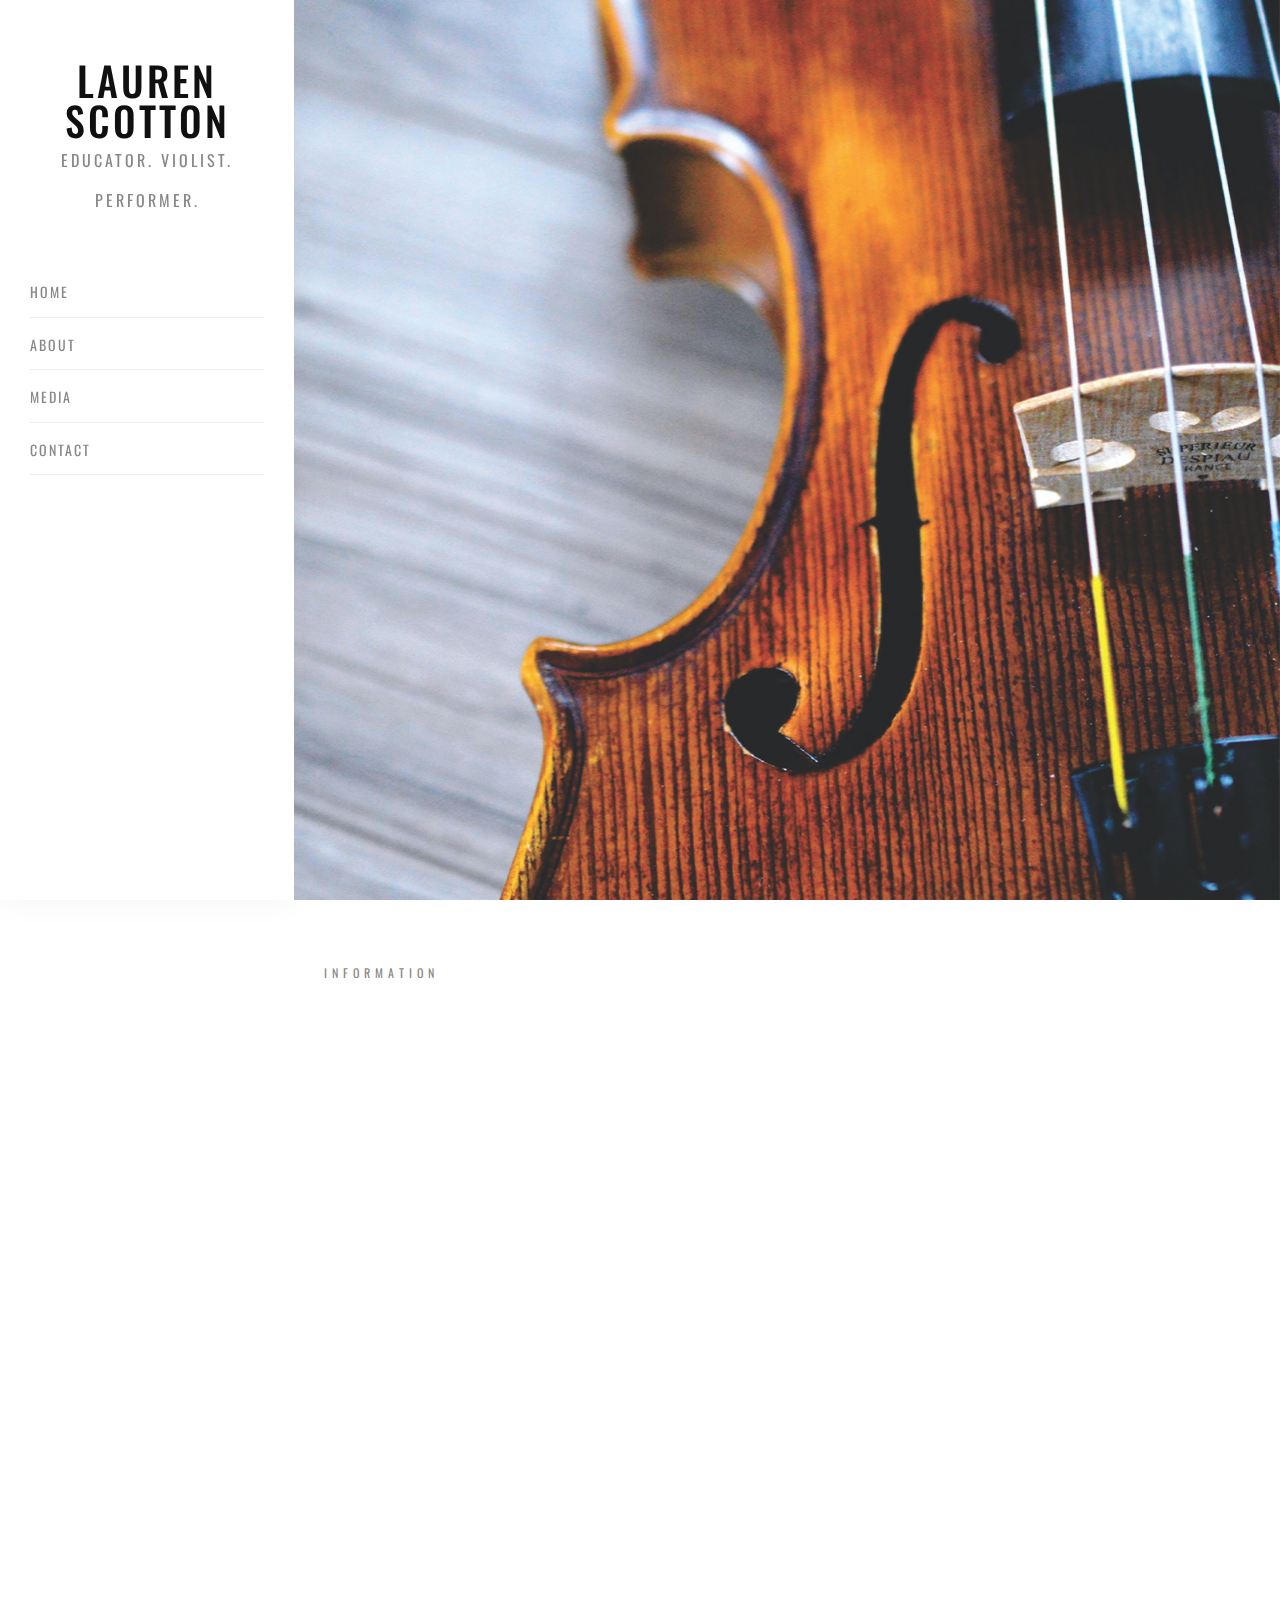
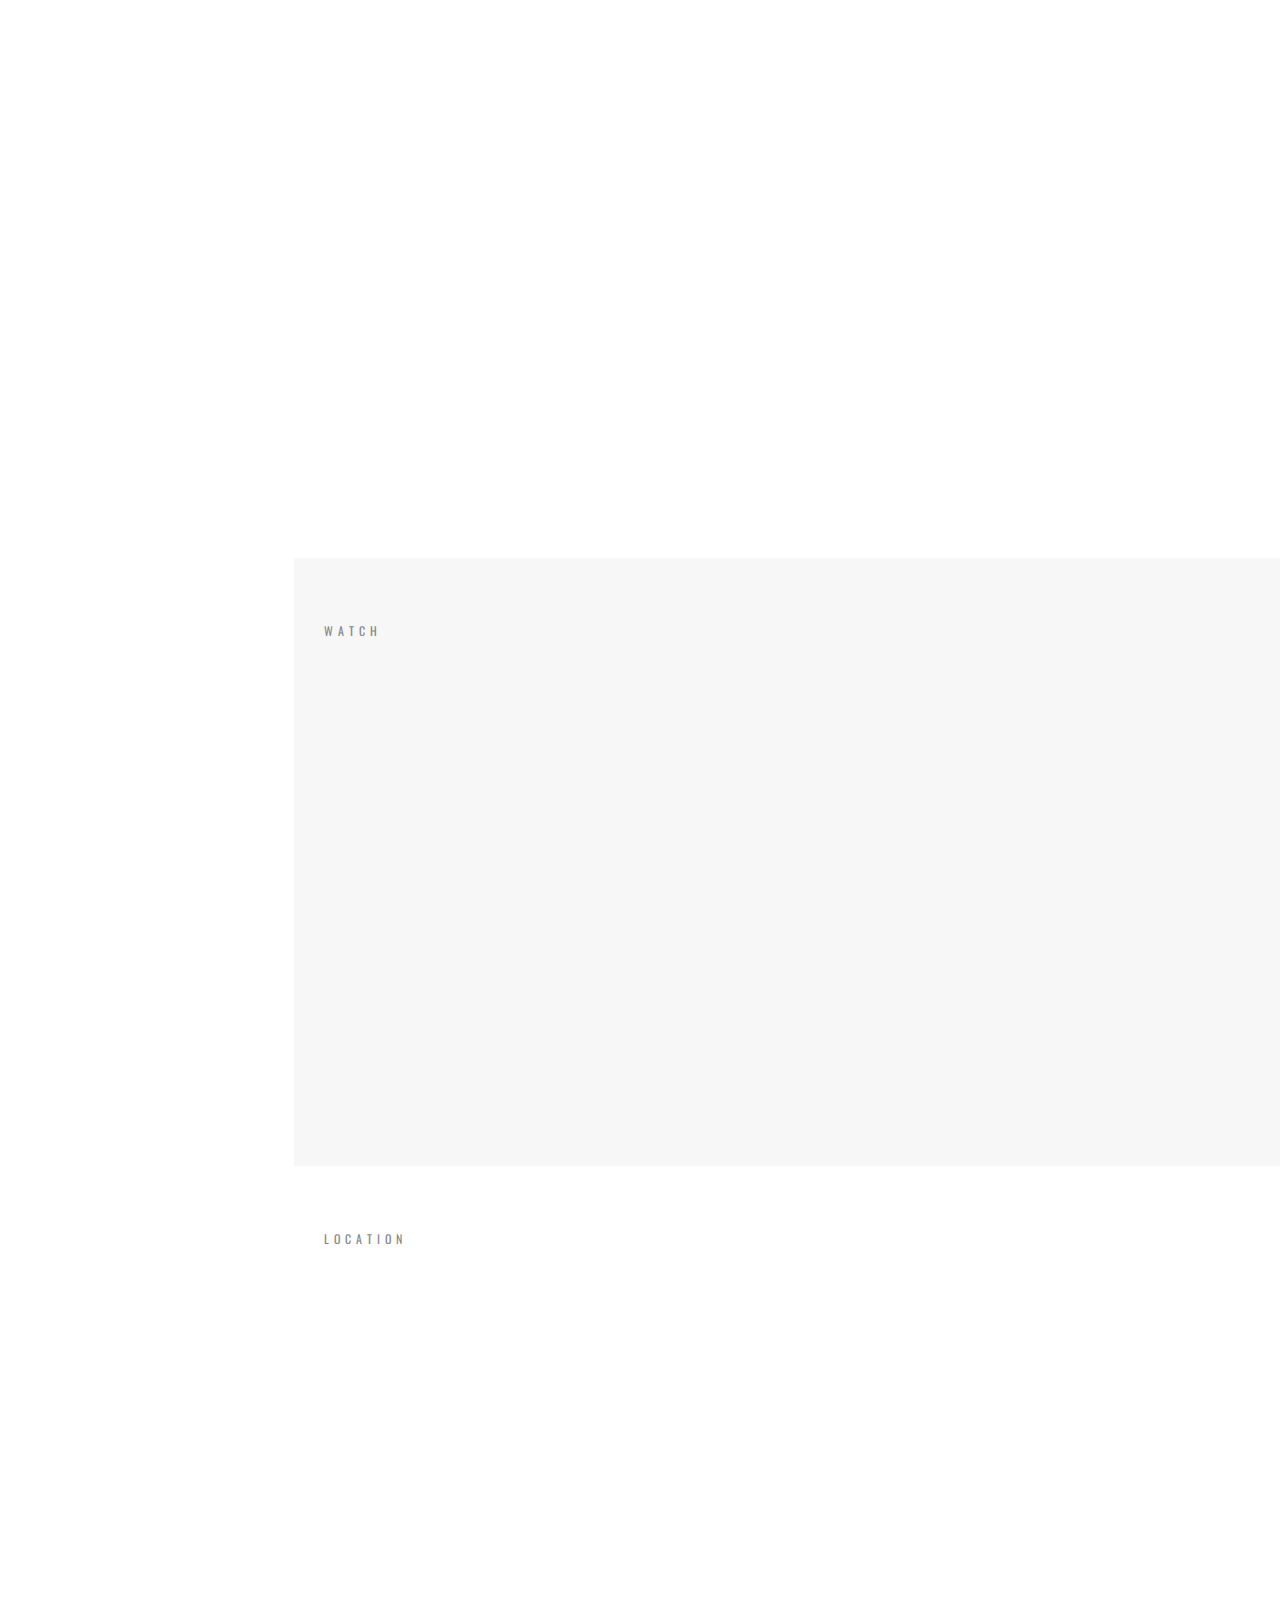
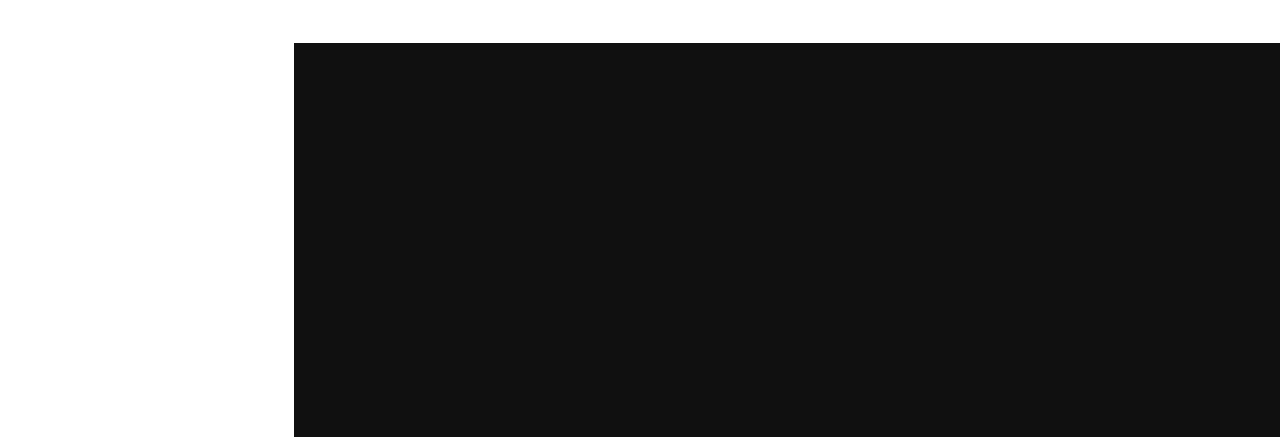
<file: index.html>
<!DOCTYPE HTML>
<html lang="en">
<head>
    <meta charset="utf-8">
    <meta http-equiv="X-UA-Compatible" content="IE=edge">
    <title>Lauren Scotton</title>
    <meta name="viewport" content="width=device-width, initial-scale=1">
    <link rel="icon" type="image/png" href="images/LaurenCulver_Favicon2.png" />
    <link rel="stylesheet" href="css/animate.css">
    <link rel="stylesheet" href="css/et-lineicons.css">
    <link rel="stylesheet" href="css/themify-icons.css">
    <link rel="stylesheet" href="css/bootstrap.css">
    <link rel="stylesheet" href="css/flexslider.css">
    <link rel="stylesheet" href="css/style.css">
    <!-- FOR IE9 below -->
    <!--[if lt IE 9]>
        <script src="js/respond.min.js"></script>
    <![endif]-->
</head>
<body data-spy="scroll" data-target=".navbar" data-offset="50">
    <div id="addo-page"> <a href="#" class="js-addo-nav-toggle addo-nav-toggle"><i></i></a>
        <!-- Sidebar Section -->
        <aside id="addo-aside">
            <!-- Logo -->
            <div id="addo-logo"> <a href="index.html">LAUREN SCOTTON<span>Educator. Violist. Performer.</span></a> </div>
            <!-- Menu -->
            <nav id="addo-main-menu">
                <ul>
                    <li><a href="index.html#home">Home</a></li>
                    <li><a href="index.html#about">About</a></li>
                    <li><a href="index.html#media">Media</a></li>
                    <li><a href="index.html#contact">Contact</a></li>
                </ul>
            </nav>
        </aside>
        <!-- Main Section -->
        <div id="addo-main">
            <!-- Home Section -->
            <div id="home" class="section">
                <div class="addo-hero js-fullheight">
                    <!-- Slider -->
                    <div class="flexslider js-fullheight">
                        <ul class="slides">
                            <li style="background-image: url(images/viola2.jpg);">
                                <div class="overlay"></div>
                                <div class="container-fluid">
                                    <div class="row">
                                        <div class="col-md-12 js-fullheight slider-text">
                                            <div class="slider-text-inner">
                                                <div class="desc">
                                                    <div class="image_wrap"> <img src="images/lauren2.jpg" alt=""> </div>
                                                    <h1>LAUREN SCOTTON</h1>
                                                    <h2 class="cd-headline clip">
                                                        <span class="cd-words-wrapper">
                                                          <b class="is-visible">&nbsp;Educator.</b>
                                                          <b>&nbsp;Violist.</b>
                                                          <b>&nbsp;Performer.</b>
                                                        </span>
                                                    </h2> </div>
                                                <div class="arrow bounce">
                                                    <a href="index.html#about" data-scroll-nav="1" class=""> <i class="ti-angle-double-down"></i> </a>
                                                </div>
                                            </div>
                                        </div>
                                    </div>
                                </div>
                            </li>
                        </ul>
                    </div>
                </div>
            </div>

            <!-- About Section -->
            <div id="about" class="section">
                <div class="addo-about">
                    <div class="container-fluid">
                        <div class="row">
                            <div class="col-md-12"> <span class="heading-meta">Information</span>
                                <h2 class="addo-heading animate-box" data-animate-effect="fadeInLeft">About Me</h2> </div>
                        </div>
                        <div class="row">
                            <div class="col-md-5"> <img src="images/lauren1.jpg" class="img-fluid mb-30 animate-box" data-animate-effect="fadeInLeft" alt=""> </div>
                            <div class="col-md-7 animate-box" data-animate-effect="fadeInLeft"> <span class="heading-meta">ABOUT ME</span>
                                <h2 class="cd-headline clip">
                                    <span>I'm Lauren Scotton</span>
                                    <span class="cd-words-wrapper">
                                    </span>
                                </h2>
                                <p>Recently, I earned a Master of Music in Music Education after completing a Master of Music in Viola Performance and String Pedagogy at the University of Oregon. I studied viola with Dr. Leslie Straka, Dr. Arnaud Ghillebaert, and string pedagogy with Lillie Manis. As the recipient of the Eugene Symphony Orchestra Graduate Teaching Fellowship, I am both a section member of the Eugene Symphony Orchestra and a teacher at the Community Music Institute.</p>
                                    <br>
                                <p>In 2015, I graduated from St. Olaf College (Northfield, Minnesota) with a Bachelor of Arts in Music on viola with a Concentration in Management Studies. At St. Olaf College, I studied viola with Charles Gray and was a member of the nationally and internationally recognized St. Olaf Orchestra that strives for the highest professional standards and tours annually under the direction of Steven Amundsen. During my undergraduate studies, I spent the spring semester of 2014 in Milan, Italy studying viola with Mauro Righini and had an assistantship with the Milano Classica Orchestra performing on both modern and baroque viola. Prior to my undergraduate studies, I studied viola with Danny Seidenberg in Salem, Oregon. I have spent summers studying at both Green Mountain Chamber Music Festival in Vermont and the High Peaks Festival in the Catskill Mountains (NY). In the summer of 2016, I received Britt Festival Orchestra‘s viola fellowship. During this fellowship, I performed alongside members of the Britt Orchestra under the baton of Music Director Teddy Abrams, was mentored by professional orchestral musicians, and programmed and performed several outreach concerts in a string quartet with the other fellows.</p>
                                    <br>
                                <p>I strive to provide opportunities in musically under-served communities. In 2011, I created a summer string program for the local Boys and Girls Club in Salem, Oregon, called Summer Street Strings, in which I taught string techniques to club members (grades 1-12). During my last year at St. Olaf College, I started a student-led partnership, called Musical Connections, at the Greenvale Community School in Northfield, Minnesota. The program offered weekly lessons to elementary and middle school students instructed by a St. Olaf student or musician-mentor at no cost. In addition to the viola, I hold interests in arts administration, business management, running, and cooking.
                                </p>
                                <ul class="toolbar">
                                  <li><a target="_blank" href="CulverLauren_Resume.pdf" class="btn">DOWNLOAD RESUME</a></li>
                                </ul>
                            </div>
                        </div>
                    </div>
                </div>
            </div>

            <!-- Media Section -->
            <div id="media" class="section">
                <div class="addo-blog">
                    <div class="container-fluid">
                        <div class="row">
                            <div class="col-md-12"> <span class="heading-meta">Watch</span>
                                <h2 class="addo-heading animate-box" data-animate-effect="fadeInLeft">MEDIA</h2> </div>
                        </div>
                        <div class="row">
                            <div class="col-md-4 col-sm-4">
                                <div class="blog-entry animate-box" data-animate-effect="fadeInLeft">
                                    <a href="DER_SCHWANENDREHER.html" class="blog-img"><img src="images/media1.jpg" class="img-fluid" alt=""></a>
                                    <div class="desc">
                                        <h3><a href="DER_SCHWANENDREHER.html">Der Schwanendreher</a></h3>
                                        <p>by Paul Hindemith (1895-1963)</p>
                                    </div>
                                </div>
                            </div>
                            <div class="col-md-4 col-sm-4">
                                <div class="blog-entry animate-box" data-animate-effect="fadeInLeft">
                                    <a href="SUITE_FOR_VIOLA_AND_PIANO.html" class="blog-img"><img src="images/media2.jpg" class="img-fluid" alt=""></a>
                                    <div class="desc">
                                        <h3><a href="SUITE_FOR_VIOLA_AND_PIANO.html">Suite for Viola and Piano (1919)</a></h3>
                                        <p>by Ernest Bloch (1880-1959)</p>
                                    </div>
                                </div>
                            </div>
                        </div>
                    </div>
                </div>
            </div>

            <!-- Contact Section -->
            <div id="contact" class="section">
                <div class="addo-contact">
                    <div class="container-fluid">
                        <div class="row">
                            <div class="col-md-12"> <span class="heading-meta">Location</span>
                                <h2 class="addo-heading animate-box" data-animate-effect="fadeInLeft">Contact Me</h2> </div>
                        </div>
                        <div class="row">
                            <!-- Contact Info -->
                            <div class="col-md-6 mb-30 animate-box" data-animate-effect="fadeInLeft">
                                <p><b>CITY: </b><br> Salem, OR</p>
                                <p><b>PHONE: </b><br> (503) 949-6085</p>
                                <p><b>EMAIL: </b><br> scottonlaurene@gmail.com</p>
                            </div>
                            <!-- Contact Form -->
                            <div class="col-md-6 animate-box" data-animate-effect="fadeInLeft">

                            </div>
                        </div>
                                
                    </div>
                </div>
            </div>

            <!-- Footer -->
            <div id="addo-footer2" class="section">
                <div class="addo-narrow-content">
                    <div class="row">
                        <div class="col-md-4 animate-box fadeInLeft animated" data-animate-effect="fadeInLeft">
                            <p class="addo-lead"></p>
                        </div>
                        <div class="col-md-4 animate-box fadeInLeft animated" data-animate-effect="fadeInLeft">
                            <h2 class="text-center">LAUREN SCOTTON<br><span>Educator. Violist. Performer.</span></h2> </div>
                        <div class="col-md-4 animate-box fadeInLeft animated" data-animate-effect="fadeInLeft">
                        </div>
                    </div>
                </div>
            </div>
        </div>
    </div>
    <!-- Js -->
    <script src="js/jquery.min.js"></script>
    <script src="js/modernizr-2.6.2.min.js"></script>
    <script src="js/jquery.easing.1.3.js"></script>
    <script src="js/bootstrap.min.js"></script>
    <script src="js/jquery.waypoints.min.js"></script>
    <script src="js/jquery.flexslider-min.js"></script>
    <script src="js/animated.headline.js"></script>
    <script src="js/sticky-kit.min.js"></script>
    <script src="js/main.js"></script>
</body>
</html>
</file>
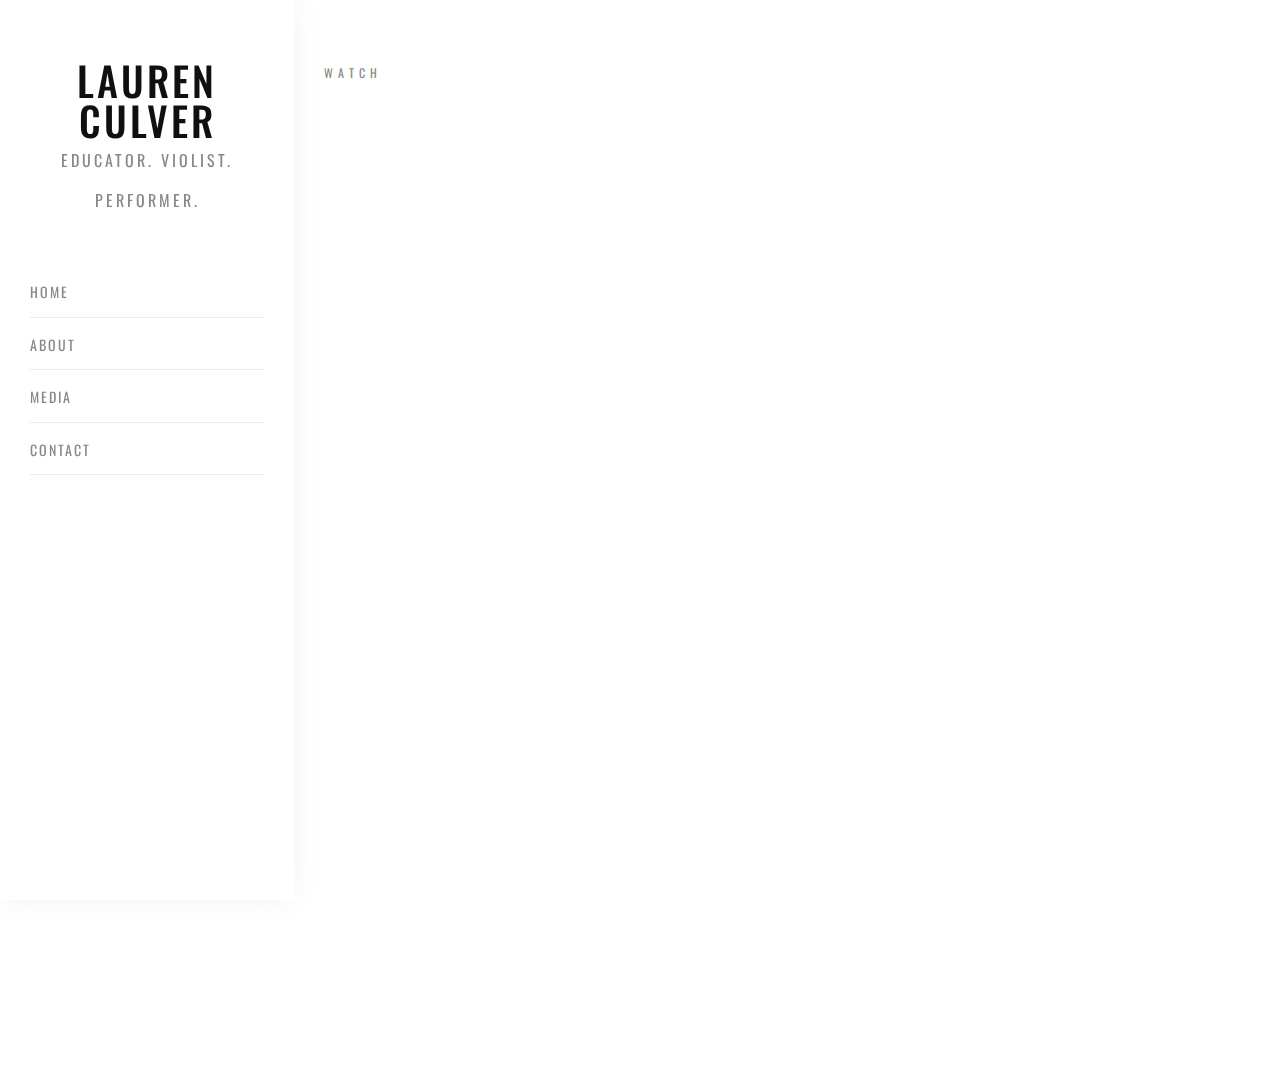
<file: DER_SCHWANENDREHER.html>
<!DOCTYPE HTML>
<html lang="en">
<head>
    <meta charset="utf-8">
    <meta http-equiv="X-UA-Compatible" content="IE=edge">
    <title>Lauren Culver</title>
    <meta name="viewport" content="width=device-width, initial-scale=1">
    <link rel="icon" type="image/png" href="images/LaurenCulver_Favicon2.png" />
    <link rel="stylesheet" href="css/animate.css">
    <link rel="stylesheet" href="css/et-lineicons.css">
    <link rel="stylesheet" href="css/themify-icons.css">
    <link rel="stylesheet" href="css/bootstrap.css">
    <link rel="stylesheet" href="css/flexslider.css">
    <link rel="stylesheet" href="css/style.css">
    <!-- FOR IE9 below -->
    <!--[if lt IE 9]>
        <script src="js/respond.min.js"></script>
    <![endif]-->
</head>
<body data-spy="scroll" data-target=".navbar" data-offset="50">
    <div id="addo-page"> <a href="#" class="js-addo-nav-toggle addo-nav-toggle"><i></i></a>
        <!-- Sidebar Section -->
        <aside id="addo-aside">
            <!-- Logo -->
                        <div id="addo-logo"> <a href="index.html">LAUREN CULVER<span>Educator. Violist. Performer.</span></a> </div>
            <!-- Menu -->
            <nav id="addo-main-menu">
                <ul>
                    <li><a href="index.html#home">Home</a></li>
                    <li><a href="index.html#about">About</a></li>
                    <li><a href="index.html#media">Media</a></li>
                    <li><a href="index.html#contact">Contact</a></li>
                </ul>
            </nav>
        </aside>
        <!-- Main Section -->
        <div id="addo-main">
            <div class="addo-projects">
                <div class="container-fluid">
                    <div class="row">
                        <div class="col-md-12"> <span class="heading-meta">WATCH</span>
                            <h2 class="addo-post-heading animate-box" data-animate-effect="fadeInLeft">MEDIA</h2> 
                        </div>
                    </div>
                    <div class="row">
                        <div class="col-md-12 image-content animate-box fadeInLeft animated" data-animate-effect="fadeInLeft">
                                <div class="videoMain" >
                                    <iframe src="https://www.youtube.com/embed/SL2cHBw0zfw" align="right" frameborder="0" allow="accelerometer; autoplay; encrypted-media; gyroscope; picture-in-picture" allowfullscreen></iframe>
                                </div>
                        </div>
                    </div>
                    <div class="row">
                        <div class="col-md-12 animate-box fadeInLeft animated" data-animate-effect="fadeInLeft">
                            <br>
                            <br>
                            <h3>Der Schwanendreher</h3>
                                <h6>by Paul Hindemith (1895-1963)</h6>
                                    <p>I. "Zwischen Berg und tiefem Tal" Langsam-MaBig bewegt, mit kraft</p>
                                    <p>During my first and second years of my graduate degree, I was a finalist in UO’s concerto competition. This performance is from my first year in the final round of the competition. Hindemith’s viola concerto is one of my favorite pieces to perform. Each movement tells a folktale from medieval Germany.</p>
                            <br>
                            <br>
                        </div>
                    </div>
                   
            <!-- Footer -->
           
        </div>
    </div>
    <!-- Js -->
    <script src="js/jquery.min.js"></script>
    <script src="js/modernizr-2.6.2.min.js"></script>
    <script src="js/jquery.easing.1.3.js"></script>
    <script src="js/bootstrap.min.js"></script>
    <script src="js/jquery.waypoints.min.js"></script>
    <script src="js/jquery.flexslider-min.js"></script>
    <script src="js/animated.headline.js"></script>
    <script src="js/sticky-kit.min.js"></script>
    <script src="js/main.js"></script>
</body>
</html>
</file>
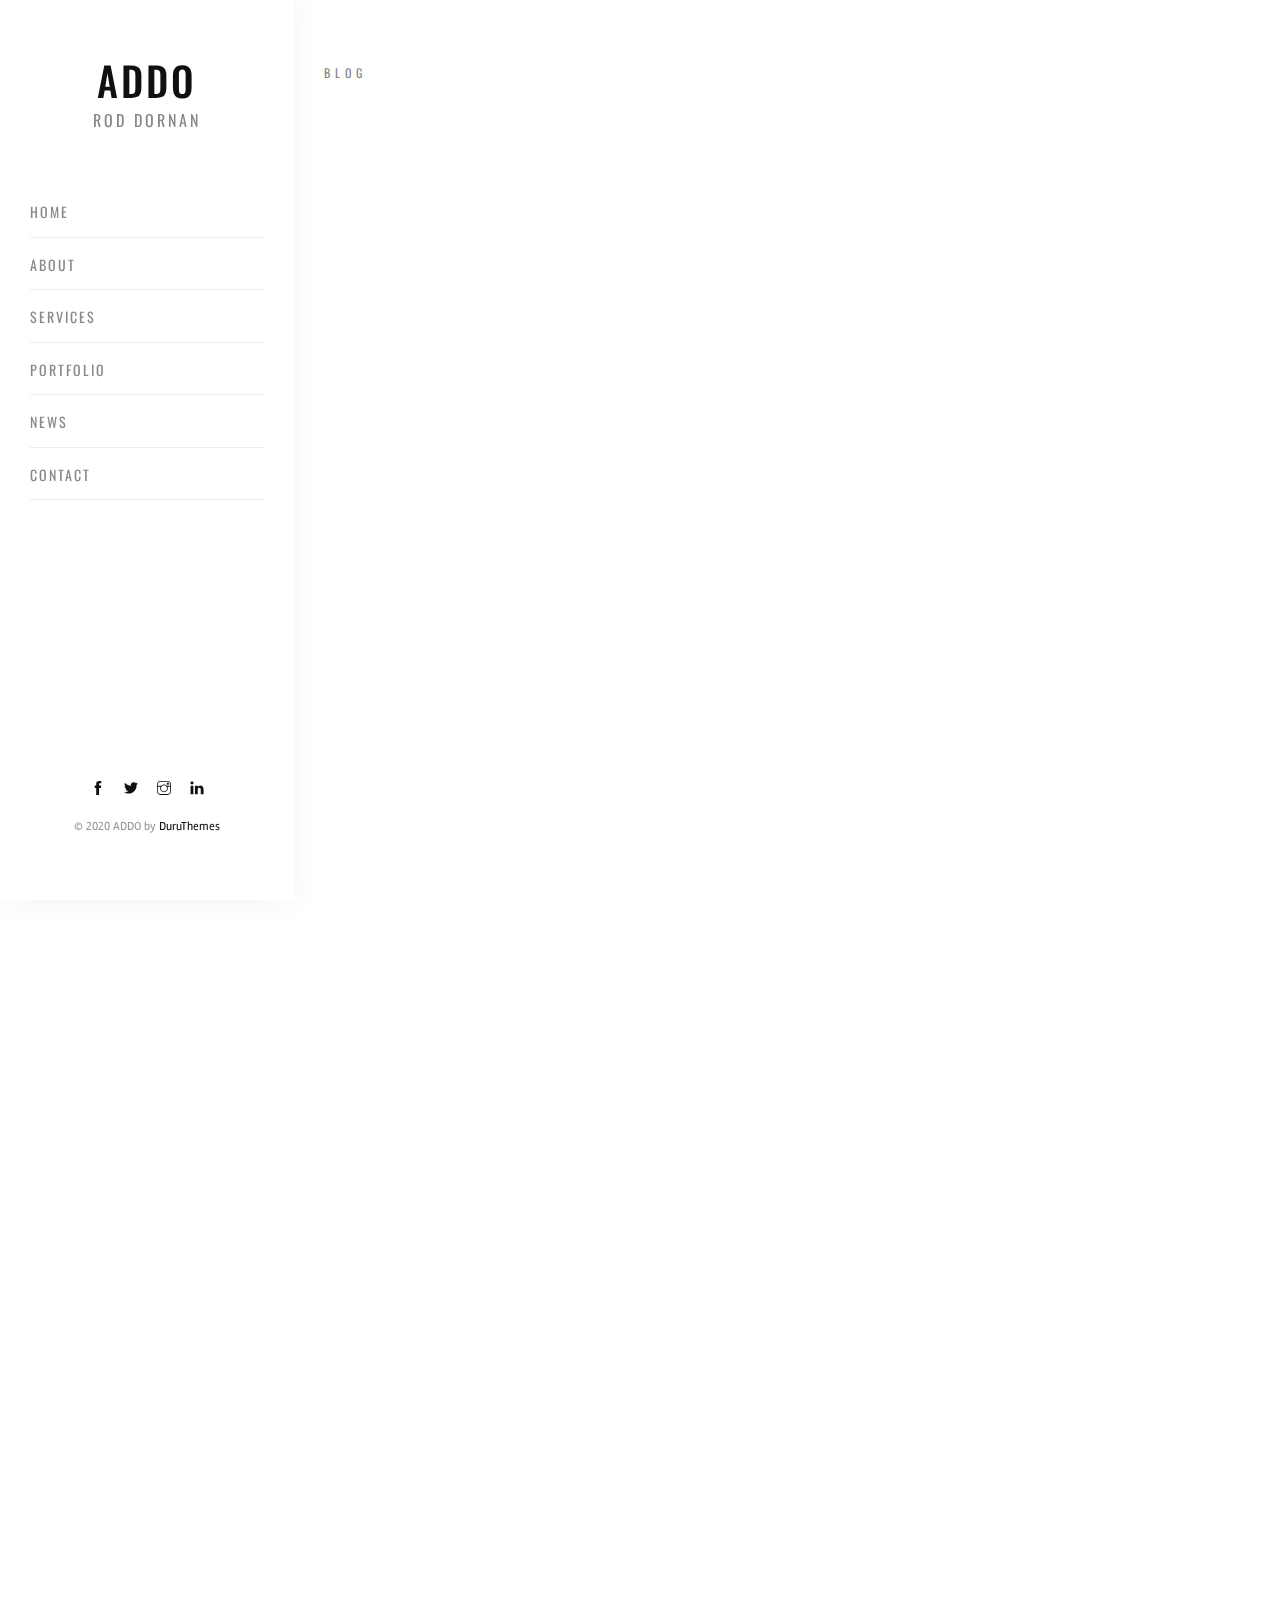
<file: post.html>
<!DOCTYPE HTML>
<html lang="en">
<head>
    <meta charset="utf-8">
    <meta http-equiv="X-UA-Compatible" content="IE=edge">
    <title>A D D O</title>
    <meta name="viewport" content="width=device-width, initial-scale=1">
    <link rel="icon" type="image/png" href="images/favicon.png" />
    <link rel="stylesheet" href="css/animate.css">
    <link rel="stylesheet" href="css/et-lineicons.css">
    <link rel="stylesheet" href="css/themify-icons.css">
    <link rel="stylesheet" href="css/bootstrap.css">
    <link rel="stylesheet" href="css/flexslider.css">
    <link rel="stylesheet" href="css/style.css">
    <!-- FOR IE9 below -->
    <!--[if lt IE 9]>
        <script src="js/respond.min.js"></script>
    <![endif]-->
</head>
<body data-spy="scroll" data-target=".navbar" data-offset="50">
    <div id="addo-page"> <a href="#" class="js-addo-nav-toggle addo-nav-toggle"><i></i></a>
        <!-- Sidebar Section -->
        <aside id="addo-aside">
            <!-- Logo -->
            <div id="addo-logo"> <a href="index.html">ADDO<span>Rod Dornan</span></a> </div>
            <!-- Menu -->
            <nav id="addo-main-menu">
                <ul>
                    <li><a href="index.html#home">Home</a></li>
                    <li><a href="index.html#about">About</a></li>
                    <li><a href="index.html#services">Services</a></li>
                    <li><a href="index.html#portfolio">Portfolio</a></li>
                    <li><a href="index.html#news">News</a></li>
                    <li><a href="index.html#contact">Contact</a></li>
                </ul>
            </nav>
            <!-- Sidebar Footer -->
            <div class="addo-footer">
                <ul>
                    <li><a href="#"><i class="ti-facebook font-14px black-icon"></i></a></li>
                    <li><a href="#"><i class="ti-twitter-alt font-14px black-icon"></i></a></li>
                    <li><a href="#"><i class="ti-instagram font-14px black-icon"></i></a></li>
                    <li><a href="#"><i class="ti-linkedin font-14px black-icon"></i></a></li>
                </ul>
                <p><small>&copy; 2020 ADDO by <a href="#">DuruThemes</a></small></p>
            </div>
        </aside>
        <!-- Main Section -->
        <div id="addo-main">
            <div class="addo-projects">
                <div class="container-fluid">
                    <div class="row">
                        <div class="col-md-12"> <span class="heading-meta">Blog</span>
                            <h2 class="addo-post-heading animate-box" data-animate-effect="fadeInLeft">Google Analytics Strategy</h2> 
                        </div>
                    </div>
                    <div class="row">
                        <div class="col-md-12 image-content animate-box fadeInLeft animated" data-animate-effect="fadeInLeft"> 
                            <img src="images/1920-1080.jpg" class="img-fluid mb-30" alt=""> 
                        </div>
                    </div>
                    <div class="row">
                        <div class="col-md-12 animate-box fadeInLeft animated" data-animate-effect="fadeInLeft">
                            <p>Luroin non lorem ac erat suscipit bibendum. Nulla facilisi. Sedeuter nunc volutpat, mollis sapien vel, conseyer turpeutionyer masin libero semper. Fusceler mollis augue siamer hendrerit vestibulum. Duisteyerionyer venenatis lacus. Fusce mollis augue sit amet hendrerit vestibulum. Duisteyerionyer venenatis lacus. Yuroin non lorem ac erat suscipitery bibendum nulla facilisi. Quisque gravida eros ut turpis interdum ornare. Interdum et malesu they adamale fames ac ante ipsum primis in faucibus. Curabitur arcu erosite feugia in tortor in, volutpat sollicitudin libero. Maecenas nisl est, conselur rhoncus loremir consequat et, finibus nec purus. Yuroin non lorem ac erat suscipit bibendum. Nulla facilisie. Sedeuter nunc volutpat, mollis sapien vel, conseyer turpeutionyer massa in libero semper. Fusceler mollis augue sit amet hendrerit vestibulum. Duisteyerionyer venenatis laus. Fusce mollis augue sit amet hendrerit vestibulum. Duisteyerionyer venenatis lacus.</p>
                            <p>Furoin non lorem ac erat suscipit bibendum. Nulla facilisi. Sedeuter nunc volutpat, mollis sapien veli, conseyer turpeutionyer massa in libero semper sedeuter nunc volutpat, mollis sapien veletion. Quisque gravida eros ut turpis interdum ornare. Interdum et malesu they adamale fames ac ante ipsum primis in faucibus. Curabitur arcu erosite feugiat in tortor in, volutpat sollicitudin libero.</p>
                        </div>
                    </div>
                    <div class="row">
                        <div class="col-md-12 col-sm-12 animate-box" data-animate-effect="fadeInLeft">
                            <!-- Comments -->
                            <div class="clear" id="comment-list">
                                <div class="comments-area" id="comments">
                                    <h2 class="comments-title">Comments (3)</h2>
                                    <ol class="comment-list">
                                        <li class="comment">
                                            <div class="comment-body">
                                                <div class="comment-author vcard"> <img class="avatar photo" src="images/100-100.jpg" alt="">
                                                    <h3 class="name">Peter Berry</h3> 
                                                </div>
                                                <div class="comment-meta"> September 28, 2020 </div>
                                                <p>Luroin non lorem ac erat suscipit bibendum. Nulla facilisi. Sedeuter nunc volutpat, mollis sapien veli, conseyer turpeutionyer massa in libero semper sedeuter nunc volutpat, mollis sapien veletion. Quisque gravida eros ut turpis interdum ornare. Interdum et malesu they adamale fames ac ante ipsum primis in faucibus. Curabitur arcu erosite feugiat in tortor in, volutpat sollicitudin libero.</p>
                                                <div class="reply"> <a href="#" class="comment-reply-link"><i class="ti-back-left"></i> Replay</a> </div>
                                            </div>
                                            <!-- sub comment block -->
                                            <ol class="children">
                                                <li class="comment odd parent">
                                                    <div class="comment-body">
                                                        <div class="comment-author vcard"> 
                                                            <img class="avatar photo" src="images/100-100.jpg" alt="">
                                                            <h3 class="name">Lena Glenn</h3> 
                                                        </div>
                                                        <div class="comment-meta"> September 27, 2020 </div>
                                                        <p>Furoin non lorem ac erat suscipit bibendum. Nulla facilisi. Sedeuter nunc volutpat, mollis sapien veli, conseyer turpeutionyer massa in libero semper sedeuter nunc volutpat, mollis sapien veletion. Quisque gravida eros ut turpis interdum ornare. Interdum et malesu they adamale fames ac ante ipsum primis in faucibus.</p>
                                                        <div class="reply"> <a href="#" class="comment-reply-link"><i class="ti-back-left"></i> Replay</a> </div>
                                                    </div>
                                                </li>
                                            </ol>
                                        </li>
                                        <li class="comment">
                                            <!-- comment block -->
                                            <div class="comment-body">
                                                <div class="comment-author vcard"> 
                                                    <img class="avatar photo" src="images/100-100.jpg" alt="">
                                                    <h3 class="name">Cerica Smith</h3> 
                                                </div>
                                                <div class="comment-meta"> September 27, 2020 </div>
                                                <p>Yuroin non lorem ac erat suscipit bibendum. Nulla facilisi. Sedeuter nunc volutpat, mollis sapien veli, conseyer turpeutionyer massa in libero semper sedeuter nunc volutpat, mollis sapien veletion. Quisque gravida eros ut turpis interdum ornare. Interdum et malesu they adamale fames ac ante ipsum primis in faucibus. Curabitur arcu erosite feugiat in tortor in, volutpat sollicitudin libero.</p>
                                                <div class="reply"> <a href="#" class="comment-reply-link"><i class="ti-back-left"></i> Replay</a> </div>
                                            </div>
                                        </li>
                                    </ol>
                                </div>
                            </div>
                        </div>
                    </div>
                    <div class="row">
                        <div class="col-md-8 animate-box" data-animate-effect="fadeInLeft">
                            <!-- Leave a comments -->
                            <h3 class="addo-about-heading">Leave a Comments</h3>
                            <form method="post" class="row">
                                <div class="col-sm-6">
                                    <div class="form-group">
                                        <input type="text" class="form-control" placeholder="Name" required> 
                                    </div>
                                </div>
                                <div class="col-sm-6">
                                    <div class="form-group">
                                        <input type="text" class="form-control" placeholder="Email"> 
                                    </div>
                                </div>
                                <div class="col-sm-12">
                                    <div class="form-group">
                                        <textarea name="message" id="message" cols="30" rows="7" class="form-control" placeholder="Message"></textarea>
                                    </div>
                                </div>
                                <div class="col-sm-12">
                                    <div class="form-group">
                                        <button class="btn" type="submit">Submit Comment</button>
                                    </div>
                                </div>
                            </form>
                        </div>
                    </div>
                </div>
            </div>
            <!-- Footer -->
            <div id="addo-footer2" class="section">
                <div class="addo-narrow-content">
                    <div class="row">
                        <div class="col-md-4 animate-box fadeInLeft animated" data-animate-effect="fadeInLeft">
                            <p class="addo-lead">© 2020 ADDO. All rights reserved</p>
                        </div>
                        <div class="col-md-4 animate-box fadeInLeft animated" data-animate-effect="fadeInLeft">
                            <h2 class="text-center">ADDO<br /><span>ADAM DORNAN</span></h2> 
                        </div>
                        <div class="col-md-4 animate-box fadeInLeft animated" data-animate-effect="fadeInLeft">
                            <ul class="social-network">
                                <li><a href="#"><i class="ti-facebook font-14px white-icon"></i></a></li>
                                <li><a href="#"><i class="ti-twitter-alt font-14px white-icon"></i></a></li>
                                <li><a href="#"><i class="ti-instagram font-14px white-icon"></i></a></li>
                                <li><a href="#"><i class="ti-linkedin font-14px white-icon"></i></a></li>
                            </ul>
                        </div>
                    </div>
                </div>
            </div>
        </div>
    </div>
    <!-- Js -->
    <script src="js/jquery.min.js"></script>
    <script src="js/modernizr-2.6.2.min.js"></script>
    <script src="js/jquery.easing.1.3.js"></script>
    <script src="js/bootstrap.min.js"></script>
    <script src="js/jquery.waypoints.min.js"></script>
    <script src="js/jquery.flexslider-min.js"></script>
    <script src="js/animated.headline.js"></script>
    <script src="js/sticky-kit.min.js"></script>
    <script src="js/main.js"></script>
</body>
</html>
</file>
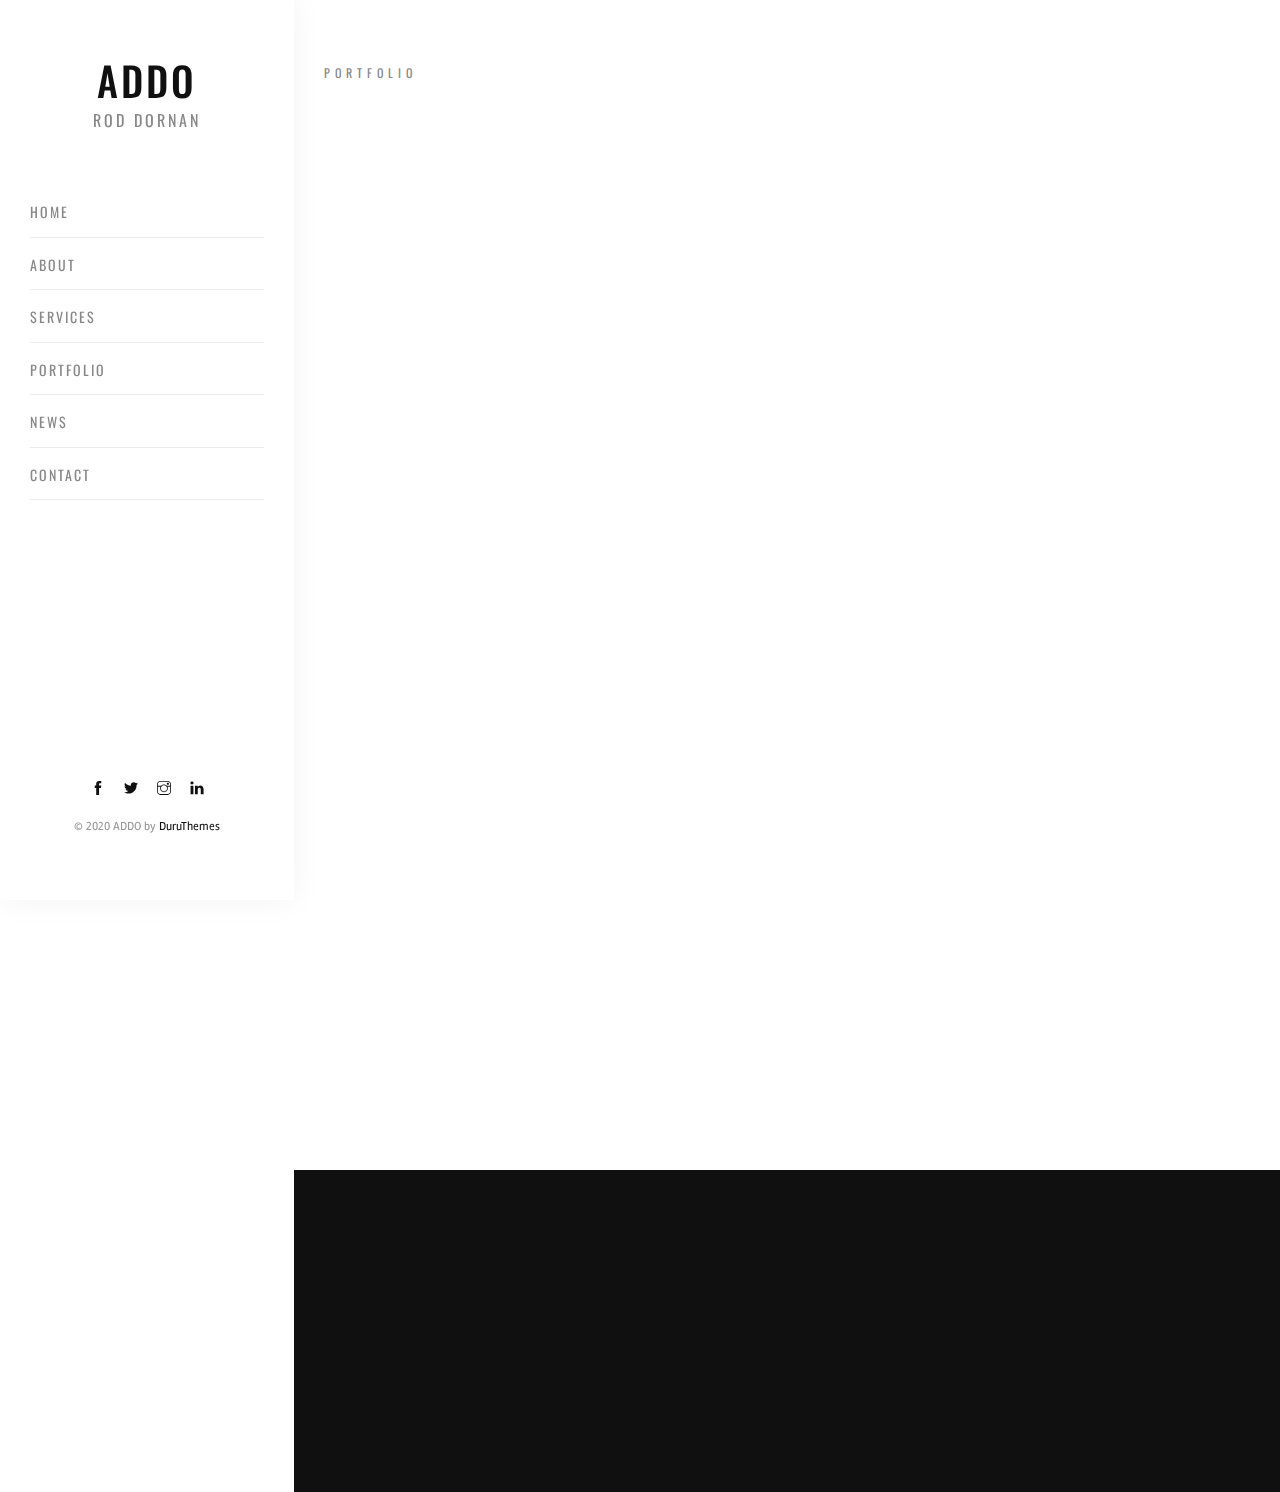
<file: projects-single.html>
<!DOCTYPE HTML>
<html lang="en">
<head>
    <meta charset="utf-8">
    <meta http-equiv="X-UA-Compatible" content="IE=edge">
    <title>A D D O</title>
    <meta name="viewport" content="width=device-width, initial-scale=1">
    <link rel="icon" type="image/png" href="images/favicon.png" />
    <link rel="stylesheet" href="css/animate.css">
    <link rel="stylesheet" href="css/et-lineicons.css">
    <link rel="stylesheet" href="css/themify-icons.css">
    <link rel="stylesheet" href="css/bootstrap.css">
    <link rel="stylesheet" href="css/flexslider.css">
    <link rel="stylesheet" href="css/style.css">
    <!-- FOR IE9 below -->
    <!--[if lt IE 9]>
        <script src="js/respond.min.js"></script>
    <![endif]-->
</head>
<body data-spy="scroll" data-target=".navbar" data-offset="50">
    <div id="addo-page"> <a href="#" class="js-addo-nav-toggle addo-nav-toggle"><i></i></a>
        <!-- Sidebar Section -->
        <aside id="addo-aside">
            <!-- Logo -->
            <div id="addo-logo"> <a href="index.html">ADDO<span>Rod Dornan</span></a> </div>
            <!-- Menu -->
            <nav id="addo-main-menu">
                <ul>
                    <li><a href="index.html#home">Home</a></li>
                    <li><a href="index.html#about">About</a></li>
                    <li><a href="index.html#services">Services</a></li>
                    <li><a href="index.html#portfolio">Portfolio</a></li>
                    <li><a href="index.html#news">News</a></li>
                    <li><a href="index.html#contact">Contact</a></li>
                </ul>
            </nav>
            <!-- Sidebar Footer -->
            <div class="addo-footer">
                <ul>
                    <li><a href="#"><i class="ti-facebook font-14px black-icon"></i></a></li>
                    <li><a href="#"><i class="ti-twitter-alt font-14px black-icon"></i></a></li>
                    <li><a href="#"><i class="ti-instagram font-14px black-icon"></i></a></li>
                    <li><a href="#"><i class="ti-linkedin font-14px black-icon"></i></a></li>
                </ul>
                <p><small>&copy; 2020 ADDO by <a href="#">DuruThemes</a></small></p>
            </div>
        </aside>
        <!-- Main Section -->
        <div id="addo-main">
            <div class="addo-projects">
                <div class="container-fluid">
                    <div class="row">
                        <div class="col-md-12"> <span class="heading-meta">Portfolio</span>
                            <h2 class="addo-heading animate-box" data-animate-effect="fadeInLeft">Project Single</h2> 
                        </div>
                    </div>
                    <div class="row">
                        <div class="col-md-8 image-content animate-box fadeInLeft animated" data-animate-effect="fadeInLeft"> 
                            <img class="img-fluid mb-30" src="images/800-600.jpg" alt=""> 
                            <img class="img-fluid" src="images/800-600.jpg" alt=""> 
                        </div>
                        <div class="col-md-4 sticky-parent animate-box fadeInLeft animated" data-animate-effect="fadeInLeft">
                            <div id="sticky_item">
                                <div class="project-desc">
                                    <h2>Block 8</h2>
                                    <p>Yuroin non lorem ac erat suscipit bibendum. Nulla facilisi. Sedeuter nunc volutpat, mollis sapien vel, conseyer turpeutionyer massa in libero semper. Fusce mollis augue sit amet hendrerit vestibulum. Duisteyerionyer venenatis lacus.</p>
                                    <p>Fusce mollis augue sit amet hendrerit vestibulum. Duisteyerionyer venenatis lacus.</p>
                                    <p>Yuroin non lorem ac erat suscipit bibendum. Nulla facilisi. Sedeuter nunc volutpat, mollis sapien veli, conseyer turpeutionyer massa in libero semper.</p>
                                    <p>
                                        <b>Project Name:</b> Block 8 <br>
                                        <b>Client:</b> Creative Market <br>
                                        <b>Skills:</b> Photoshop S4 <br>
                                        <b>Category:</b> Branding Desing
                                    </p> 
                                </div>
                            </div>
                        </div>
                    </div>
                </div>
            </div>
            <!-- Footer -->
            <div id="addo-footer2" class="section">
                <div class="addo-narrow-content">
                    <div class="row">
                        <div class="col-md-4 animate-box fadeInLeft animated" data-animate-effect="fadeInLeft">
                            <p class="addo-lead">© 2020 ADDO. All rights reserved</p>
                        </div>
                        <div class="col-md-4 animate-box fadeInLeft animated" data-animate-effect="fadeInLeft">
                            <h2 class="text-center">ADDO<br /><span>ADAM DORNAN</span></h2> 
                        </div>
                        <div class="col-md-4 animate-box fadeInLeft animated" data-animate-effect="fadeInLeft">
                            <ul class="social-network">
                                <li><a href="#"><i class="ti-facebook font-14px white-icon"></i></a></li>
                                <li><a href="#"><i class="ti-twitter-alt font-14px white-icon"></i></a></li>
                                <li><a href="#"><i class="ti-instagram font-14px white-icon"></i></a></li>
                                <li><a href="#"><i class="ti-linkedin font-14px white-icon"></i></a></li>
                            </ul>
                        </div>
                    </div>
                </div>
            </div>
        </div>
    </div>
    <!-- Js -->
    <script src="js/jquery.min.js"></script>
    <script src="js/modernizr-2.6.2.min.js"></script>
    <script src="js/jquery.easing.1.3.js"></script>
    <script src="js/bootstrap.min.js"></script>
    <script src="js/jquery.waypoints.min.js"></script>
    <script src="js/jquery.flexslider-min.js"></script>
    <script src="js/animated.headline.js"></script>
    <script src="js/sticky-kit.min.js"></script>
    <script src="js/main.js"></script>
</body>
</html>
</file>
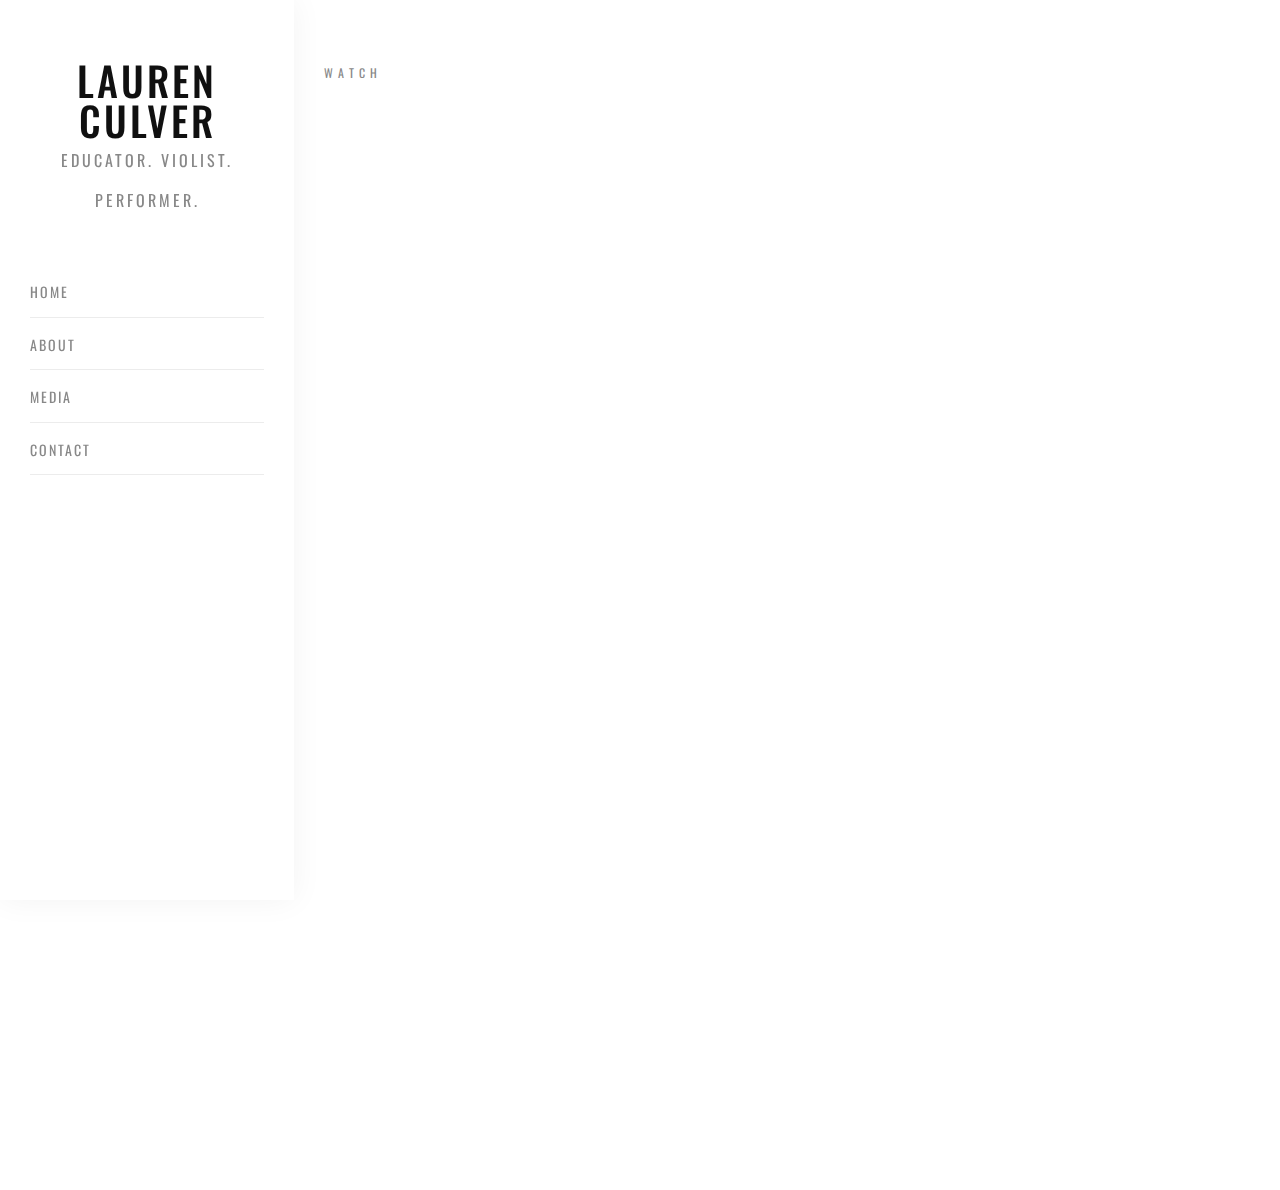
<file: SUITE_FOR_VIOLA_AND_PIANO.html>
<!DOCTYPE HTML>
<html lang="en">
<head>
    <meta charset="utf-8">
    <meta http-equiv="X-UA-Compatible" content="IE=edge">
    <title>Lauren Culver</title>
    <meta name="viewport" content="width=device-width, initial-scale=1">
    <link rel="icon" type="image/png" href="images/LaurenCulver_Favicon2.png" />
    <link rel="stylesheet" href="css/animate.css">
    <link rel="stylesheet" href="css/et-lineicons.css">
    <link rel="stylesheet" href="css/themify-icons.css">
    <link rel="stylesheet" href="css/bootstrap.css">
    <link rel="stylesheet" href="css/flexslider.css">
    <link rel="stylesheet" href="css/style.css">
    <!-- FOR IE9 below -->
    <!--[if lt IE 9]>
        <script src="js/respond.min.js"></script>
    <![endif]-->
</head>
<body data-spy="scroll" data-target=".navbar" data-offset="50">
    <div id="addo-page"> <a href="#" class="js-addo-nav-toggle addo-nav-toggle"><i></i></a>
        <!-- Sidebar Section -->
        <aside id="addo-aside">
            <!-- Logo -->
                        <div id="addo-logo"> <a href="index.html">LAUREN CULVER<span>Educator. Violist. Performer.</span></a> </div>
            <!-- Menu -->
            <nav id="addo-main-menu">
                <ul>
                    <li><a href="index.html#home">Home</a></li>
                    <li><a href="index.html#about">About</a></li>
                    <li><a href="index.html#media">Media</a></li>
                    <li><a href="index.html#contact">Contact</a></li>
                </ul>
            </nav>
        </aside>
        <!-- Main Section -->
        <div id="addo-main">
            <div class="addo-projects">
                <div class="container-fluid">
                    <div class="row">
                        <div class="col-md-12"> <span class="heading-meta">WATCH</span>
                            <h2 class="addo-post-heading animate-box" data-animate-effect="fadeInLeft">MEDIA</h2> 
                        </div>
                    </div>
                    <div class="row">
                        <div class="col-md-12 image-content animate-box fadeInLeft animated" data-animate-effect="fadeInLeft">
                                <div class="videoMain" >
                                    <iframe src="https://www.youtube.com/embed/BStdeGJ2zEE" align="right" frameborder="0" allow="accelerometer; autoplay; encrypted-media; gyroscope; picture-in-picture" allowfullscreen></iframe>
                                </div>
                        </div>
                    </div>
                    <div class="row">
                        <div class="col-md-12 animate-box fadeInLeft animated" data-animate-effect="fadeInLeft">
                            <br>
                            <br>
                            <h3>Suite for Viola and Piano (1919)</h3>
                                <h6>by Ernest Bloch (1880-1959)</h6>
                                    <p>I. Lento - Meno lento - Animato
                                        <br>
                                    II. Allegro ironico
                                        <br>
                                    III. Lento
                                        <br>
                                    IV. Molto vivo</p>
                                    <p>I performed Bloch’s piece for my master’s recital at the University of Oregon. While Bloch is mainly known for her “Jewish works,” this piece was inspired by a vision of the “Far East” including Java, Sumatra, and Borneo. In this piece, one may envision the jungle with wild bird calls and monkey sounds, creepy creatures in the dark, warm tropical nights, and the cheerful sun.</p>
                            <br>
                            <br>
                        </div>
                    </div>
                   
            <!-- Footer -->
            
        </div>
    </div>
    <!-- Js -->
    <script src="js/jquery.min.js"></script>
    <script src="js/modernizr-2.6.2.min.js"></script>
    <script src="js/jquery.easing.1.3.js"></script>
    <script src="js/bootstrap.min.js"></script>
    <script src="js/jquery.waypoints.min.js"></script>
    <script src="js/jquery.flexslider-min.js"></script>
    <script src="js/animated.headline.js"></script>
    <script src="js/sticky-kit.min.js"></script>
    <script src="js/main.js"></script>
</body>
</html>
</file>
<file: css/themify-icons.css>
@font-face {
	font-family: 'themify';
	src:url('../fonts/themify.eot');
	src:url('../fonts/themify.eot?#iefix') format('embedded-opentype'),
		url('../fonts/themify.woff') format('woff'),
		url('../fonts/themify.ttf') format('truetype'),
		url('../fonts/themify.svg') format('svg');
	font-weight: normal;
	font-style: normal;
}

[class^="ti-"], [class*=" ti-"] {
	font-family: 'themify';
	speak: none;
	font-style: normal;
	font-weight: normal;
	font-variant: normal;
	text-transform: none;
	line-height: 1;

	/* Better Font Rendering =========== */
	-webkit-font-smoothing: antialiased;
	-moz-osx-font-smoothing: grayscale;
}

.ti-wand:before {
	content: "\e600";
}
.ti-volume:before {
	content: "\e601";
}
.ti-user:before {
	content: "\e602";
}
.ti-unlock:before {
	content: "\e603";
}
.ti-unlink:before {
	content: "\e604";
}
.ti-trash:before {
	content: "\e605";
}
.ti-thought:before {
	content: "\e606";
}
.ti-target:before {
	content: "\e607";
}
.ti-tag:before {
	content: "\e608";
}
.ti-tablet:before {
	content: "\e609";
}
.ti-star:before {
	content: "\e60a";
}
.ti-spray:before {
	content: "\e60b";
}
.ti-signal:before {
	content: "\e60c";
}
.ti-shopping-cart:before {
	content: "\e60d";
}
.ti-shopping-cart-full:before {
	content: "\e60e";
}
.ti-settings:before {
	content: "\e60f";
}
.ti-search:before {
	content: "\e610";
}
.ti-zoom-in:before {
	content: "\e611";
}
.ti-zoom-out:before {
	content: "\e612";
}
.ti-cut:before {
	content: "\e613";
}
.ti-ruler:before {
	content: "\e614";
}
.ti-ruler-pencil:before {
	content: "\e615";
}
.ti-ruler-alt:before {
	content: "\e616";
}
.ti-bookmark:before {
	content: "\e617";
}
.ti-bookmark-alt:before {
	content: "\e618";
}
.ti-reload:before {
	content: "\e619";
}
.ti-plus:before {
	content: "\e61a";
}
.ti-pin:before {
	content: "\e61b";
}
.ti-pencil:before {
	content: "\e61c";
}
.ti-pencil-alt:before {
	content: "\e61d";
}
.ti-paint-roller:before {
	content: "\e61e";
}
.ti-paint-bucket:before {
	content: "\e61f";
}
.ti-na:before {
	content: "\e620";
}
.ti-mobile:before {
	content: "\e621";
}
.ti-minus:before {
	content: "\e622";
}
.ti-medall:before {
	content: "\e623";
}
.ti-medall-alt:before {
	content: "\e624";
}
.ti-marker:before {
	content: "\e625";
}
.ti-marker-alt:before {
	content: "\e626";
}
.ti-arrow-up:before {
	content: "\e627";
}
.ti-arrow-right:before {
	content: "\e628";
}
.ti-arrow-left:before {
	content: "\e629";
}
.ti-arrow-down:before {
	content: "\e62a";
}
.ti-lock:before {
	content: "\e62b";
}
.ti-location-arrow:before {
	content: "\e62c";
}
.ti-link:before {
	content: "\e62d";
}
.ti-layout:before {
	content: "\e62e";
}
.ti-layers:before {
	content: "\e62f";
}
.ti-layers-alt:before {
	content: "\e630";
}
.ti-key:before {
	content: "\e631";
}
.ti-import:before {
	content: "\e632";
}
.ti-image:before {
	content: "\e633";
}
.ti-heart:before {
	content: "\e634";
}
.ti-heart-broken:before {
	content: "\e635";
}
.ti-hand-stop:before {
	content: "\e636";
}
.ti-hand-open:before {
	content: "\e637";
}
.ti-hand-drag:before {
	content: "\e638";
}
.ti-folder:before {
	content: "\e639";
}
.ti-flag:before {
	content: "\e63a";
}
.ti-flag-alt:before {
	content: "\e63b";
}
.ti-flag-alt-2:before {
	content: "\e63c";
}
.ti-eye:before {
	content: "\e63d";
}
.ti-export:before {
	content: "\e63e";
}
.ti-exchange-vertical:before {
	content: "\e63f";
}
.ti-desktop:before {
	content: "\e640";
}
.ti-cup:before {
	content: "\e641";
}
.ti-crown:before {
	content: "\e642";
}
.ti-comments:before {
	content: "\e643";
}
.ti-comment:before {
	content: "\e644";
}
.ti-comment-alt:before {
	content: "\e645";
}
.ti-close:before {
	content: "\e646";
}
.ti-clip:before {
	content: "\e647";
}
.ti-angle-up:before {
	content: "\e648";
}
.ti-angle-right:before {
	content: "\e649";
}
.ti-angle-left:before {
	content: "\e64a";
}
.ti-angle-down:before {
	content: "\e64b";
}
.ti-check:before {
	content: "\e64c";
}
.ti-check-box:before {
	content: "\e64d";
}
.ti-camera:before {
	content: "\e64e";
}
.ti-announcement:before {
	content: "\e64f";
}
.ti-brush:before {
	content: "\e650";
}
.ti-briefcase:before {
	content: "\e651";
}
.ti-bolt:before {
	content: "\e652";
}
.ti-bolt-alt:before {
	content: "\e653";
}
.ti-blackboard:before {
	content: "\e654";
}
.ti-bag:before {
	content: "\e655";
}
.ti-move:before {
	content: "\e656";
}
.ti-arrows-vertical:before {
	content: "\e657";
}
.ti-arrows-horizontal:before {
	content: "\e658";
}
.ti-fullscreen:before {
	content: "\e659";
}
.ti-arrow-top-right:before {
	content: "\e65a";
}
.ti-arrow-top-left:before {
	content: "\e65b";
}
.ti-arrow-circle-up:before {
	content: "\e65c";
}
.ti-arrow-circle-right:before {
	content: "\e65d";
}
.ti-arrow-circle-left:before {
	content: "\e65e";
}
.ti-arrow-circle-down:before {
	content: "\e65f";
}
.ti-angle-double-up:before {
	content: "\e660";
}
.ti-angle-double-right:before {
	content: "\e661";
}
.ti-angle-double-left:before {
	content: "\e662";
}
.ti-angle-double-down:before {
	content: "\e663";
}
.ti-zip:before {
	content: "\e664";
}
.ti-world:before {
	content: "\e665";
}
.ti-wheelchair:before {
	content: "\e666";
}
.ti-view-list:before {
	content: "\e667";
}
.ti-view-list-alt:before {
	content: "\e668";
}
.ti-view-grid:before {
	content: "\e669";
}
.ti-uppercase:before {
	content: "\e66a";
}
.ti-upload:before {
	content: "\e66b";
}
.ti-underline:before {
	content: "\e66c";
}
.ti-truck:before {
	content: "\e66d";
}
.ti-timer:before {
	content: "\e66e";
}
.ti-ticket:before {
	content: "\e66f";
}
.ti-thumb-up:before {
	content: "\e670";
}
.ti-thumb-down:before {
	content: "\e671";
}
.ti-text:before {
	content: "\e672";
}
.ti-stats-up:before {
	content: "\e673";
}
.ti-stats-down:before {
	content: "\e674";
}
.ti-split-v:before {
	content: "\e675";
}
.ti-split-h:before {
	content: "\e676";
}
.ti-smallcap:before {
	content: "\e677";
}
.ti-shine:before {
	content: "\e678";
}
.ti-shift-right:before {
	content: "\e679";
}
.ti-shift-left:before {
	content: "\e67a";
}
.ti-shield:before {
	content: "\e67b";
}
.ti-notepad:before {
	content: "\e67c";
}
.ti-server:before {
	content: "\e67d";
}
.ti-quote-right:before {
	content: "\e67e";
}
.ti-quote-left:before {
	content: "\e67f";
}
.ti-pulse:before {
	content: "\e680";
}
.ti-printer:before {
	content: "\e681";
}
.ti-power-off:before {
	content: "\e682";
}
.ti-plug:before {
	content: "\e683";
}
.ti-pie-chart:before {
	content: "\e684";
}
.ti-paragraph:before {
	content: "\e685";
}
.ti-panel:before {
	content: "\e686";
}
.ti-package:before {
	content: "\e687";
}
.ti-music:before {
	content: "\e688";
}
.ti-music-alt:before {
	content: "\e689";
}
.ti-mouse:before {
	content: "\e68a";
}
.ti-mouse-alt:before {
	content: "\e68b";
}
.ti-money:before {
	content: "\e68c";
}
.ti-microphone:before {
	content: "\e68d";
}
.ti-menu:before {
	content: "\e68e";
}
.ti-menu-alt:before {
	content: "\e68f";
}
.ti-map:before {
	content: "\e690";
}
.ti-map-alt:before {
	content: "\e691";
}
.ti-loop:before {
	content: "\e692";
}
.ti-location-pin:before {
	content: "\e693";
}
.ti-list:before {
	content: "\e694";
}
.ti-light-bulb:before {
	content: "\e695";
}
.ti-Italic:before {
	content: "\e696";
}
.ti-info:before {
	content: "\e697";
}
.ti-infinite:before {
	content: "\e698";
}
.ti-id-badge:before {
	content: "\e699";
}
.ti-hummer:before {
	content: "\e69a";
}
.ti-home:before {
	content: "\e69b";
}
.ti-help:before {
	content: "\e69c";
}
.ti-headphone:before {
	content: "\e69d";
}
.ti-harddrives:before {
	content: "\e69e";
}
.ti-harddrive:before {
	content: "\e69f";
}
.ti-gift:before {
	content: "\e6a0";
}
.ti-game:before {
	content: "\e6a1";
}
.ti-filter:before {
	content: "\e6a2";
}
.ti-files:before {
	content: "\e6a3";
}
.ti-file:before {
	content: "\e6a4";
}
.ti-eraser:before {
	content: "\e6a5";
}
.ti-envelope:before {
	content: "\e6a6";
}
.ti-download:before {
	content: "\e6a7";
}
.ti-direction:before {
	content: "\e6a8";
}
.ti-direction-alt:before {
	content: "\e6a9";
}
.ti-dashboard:before {
	content: "\e6aa";
}
.ti-control-stop:before {
	content: "\e6ab";
}
.ti-control-shuffle:before {
	content: "\e6ac";
}
.ti-control-play:before {
	content: "\e6ad";
}
.ti-control-pause:before {
	content: "\e6ae";
}
.ti-control-forward:before {
	content: "\e6af";
}
.ti-control-backward:before {
	content: "\e6b0";
}
.ti-cloud:before {
	content: "\e6b1";
}
.ti-cloud-up:before {
	content: "\e6b2";
}
.ti-cloud-down:before {
	content: "\e6b3";
}
.ti-clipboard:before {
	content: "\e6b4";
}
.ti-car:before {
	content: "\e6b5";
}
.ti-calendar:before {
	content: "\e6b6";
}
.ti-book:before {
	content: "\e6b7";
}
.ti-bell:before {
	content: "\e6b8";
}
.ti-basketball:before {
	content: "\e6b9";
}
.ti-bar-chart:before {
	content: "\e6ba";
}
.ti-bar-chart-alt:before {
	content: "\e6bb";
}
.ti-back-right:before {
	content: "\e6bc";
}
.ti-back-left:before {
	content: "\e6bd";
}
.ti-arrows-corner:before {
	content: "\e6be";
}
.ti-archive:before {
	content: "\e6bf";
}
.ti-anchor:before {
	content: "\e6c0";
}
.ti-align-right:before {
	content: "\e6c1";
}
.ti-align-left:before {
	content: "\e6c2";
}
.ti-align-justify:before {
	content: "\e6c3";
}
.ti-align-center:before {
	content: "\e6c4";
}
.ti-alert:before {
	content: "\e6c5";
}
.ti-alarm-clock:before {
	content: "\e6c6";
}
.ti-agenda:before {
	content: "\e6c7";
}
.ti-write:before {
	content: "\e6c8";
}
.ti-window:before {
	content: "\e6c9";
}
.ti-widgetized:before {
	content: "\e6ca";
}
.ti-widget:before {
	content: "\e6cb";
}
.ti-widget-alt:before {
	content: "\e6cc";
}
.ti-wallet:before {
	content: "\e6cd";
}
.ti-video-clapper:before {
	content: "\e6ce";
}
.ti-video-camera:before {
	content: "\e6cf";
}
.ti-vector:before {
	content: "\e6d0";
}
.ti-themify-logo:before {
	content: "\e6d1";
}
.ti-themify-favicon:before {
	content: "\e6d2";
}
.ti-themify-favicon-alt:before {
	content: "\e6d3";
}
.ti-support:before {
	content: "\e6d4";
}
.ti-stamp:before {
	content: "\e6d5";
}
.ti-split-v-alt:before {
	content: "\e6d6";
}
.ti-slice:before {
	content: "\e6d7";
}
.ti-shortcode:before {
	content: "\e6d8";
}
.ti-shift-right-alt:before {
	content: "\e6d9";
}
.ti-shift-left-alt:before {
	content: "\e6da";
}
.ti-ruler-alt-2:before {
	content: "\e6db";
}
.ti-receipt:before {
	content: "\e6dc";
}
.ti-pin2:before {
	content: "\e6dd";
}
.ti-pin-alt:before {
	content: "\e6de";
}
.ti-pencil-alt2:before {
	content: "\e6df";
}
.ti-palette:before {
	content: "\e6e0";
}
.ti-more:before {
	content: "\e6e1";
}
.ti-more-alt:before {
	content: "\e6e2";
}
.ti-microphone-alt:before {
	content: "\e6e3";
}
.ti-magnet:before {
	content: "\e6e4";
}
.ti-line-double:before {
	content: "\e6e5";
}
.ti-line-dotted:before {
	content: "\e6e6";
}
.ti-line-dashed:before {
	content: "\e6e7";
}
.ti-layout-width-full:before {
	content: "\e6e8";
}
.ti-layout-width-default:before {
	content: "\e6e9";
}
.ti-layout-width-default-alt:before {
	content: "\e6ea";
}
.ti-layout-tab:before {
	content: "\e6eb";
}
.ti-layout-tab-window:before {
	content: "\e6ec";
}
.ti-layout-tab-v:before {
	content: "\e6ed";
}
.ti-layout-tab-min:before {
	content: "\e6ee";
}
.ti-layout-slider:before {
	content: "\e6ef";
}
.ti-layout-slider-alt:before {
	content: "\e6f0";
}
.ti-layout-sidebar-right:before {
	content: "\e6f1";
}
.ti-layout-sidebar-none:before {
	content: "\e6f2";
}
.ti-layout-sidebar-left:before {
	content: "\e6f3";
}
.ti-layout-placeholder:before {
	content: "\e6f4";
}
.ti-layout-menu:before {
	content: "\e6f5";
}
.ti-layout-menu-v:before {
	content: "\e6f6";
}
.ti-layout-menu-separated:before {
	content: "\e6f7";
}
.ti-layout-menu-full:before {
	content: "\e6f8";
}
.ti-layout-media-right-alt:before {
	content: "\e6f9";
}
.ti-layout-media-right:before {
	content: "\e6fa";
}
.ti-layout-media-overlay:before {
	content: "\e6fb";
}
.ti-layout-media-overlay-alt:before {
	content: "\e6fc";
}
.ti-layout-media-overlay-alt-2:before {
	content: "\e6fd";
}
.ti-layout-media-left-alt:before {
	content: "\e6fe";
}
.ti-layout-media-left:before {
	content: "\e6ff";
}
.ti-layout-media-center-alt:before {
	content: "\e700";
}
.ti-layout-media-center:before {
	content: "\e701";
}
.ti-layout-list-thumb:before {
	content: "\e702";
}
.ti-layout-list-thumb-alt:before {
	content: "\e703";
}
.ti-layout-list-post:before {
	content: "\e704";
}
.ti-layout-list-large-image:before {
	content: "\e705";
}
.ti-layout-line-solid:before {
	content: "\e706";
}
.ti-layout-grid4:before {
	content: "\e707";
}
.ti-layout-grid3:before {
	content: "\e708";
}
.ti-layout-grid2:before {
	content: "\e709";
}
.ti-layout-grid2-thumb:before {
	content: "\e70a";
}
.ti-layout-cta-right:before {
	content: "\e70b";
}
.ti-layout-cta-left:before {
	content: "\e70c";
}
.ti-layout-cta-center:before {
	content: "\e70d";
}
.ti-layout-cta-btn-right:before {
	content: "\e70e";
}
.ti-layout-cta-btn-left:before {
	content: "\e70f";
}
.ti-layout-column4:before {
	content: "\e710";
}
.ti-layout-column3:before {
	content: "\e711";
}
.ti-layout-column2:before {
	content: "\e712";
}
.ti-layout-accordion-separated:before {
	content: "\e713";
}
.ti-layout-accordion-merged:before {
	content: "\e714";
}
.ti-layout-accordion-list:before {
	content: "\e715";
}
.ti-ink-pen:before {
	content: "\e716";
}
.ti-info-alt:before {
	content: "\e717";
}
.ti-help-alt:before {
	content: "\e718";
}
.ti-headphone-alt:before {
	content: "\e719";
}
.ti-hand-point-up:before {
	content: "\e71a";
}
.ti-hand-point-right:before {
	content: "\e71b";
}
.ti-hand-point-left:before {
	content: "\e71c";
}
.ti-hand-point-down:before {
	content: "\e71d";
}
.ti-gallery:before {
	content: "\e71e";
}
.ti-face-smile:before {
	content: "\e71f";
}
.ti-face-sad:before {
	content: "\e720";
}
.ti-credit-card:before {
	content: "\e721";
}
.ti-control-skip-forward:before {
	content: "\e722";
}
.ti-control-skip-backward:before {
	content: "\e723";
}
.ti-control-record:before {
	content: "\e724";
}
.ti-control-eject:before {
	content: "\e725";
}
.ti-comments-smiley:before {
	content: "\e726";
}
.ti-brush-alt:before {
	content: "\e727";
}
.ti-youtube:before {
	content: "\e728";
}
.ti-vimeo:before {
	content: "\e729";
}
.ti-twitter:before {
	content: "\e72a";
}
.ti-time:before {
	content: "\e72b";
}
.ti-tumblr:before {
	content: "\e72c";
}
.ti-skype:before {
	content: "\e72d";
}
.ti-share:before {
	content: "\e72e";
}
.ti-share-alt:before {
	content: "\e72f";
}
.ti-rocket:before {
	content: "\e730";
}
.ti-pinterest:before {
	content: "\e731";
}
.ti-new-window:before {
	content: "\e732";
}
.ti-microsoft:before {
	content: "\e733";
}
.ti-list-ol:before {
	content: "\e734";
}
.ti-linkedin:before {
	content: "\e735";
}
.ti-layout-sidebar-2:before {
	content: "\e736";
}
.ti-layout-grid4-alt:before {
	content: "\e737";
}
.ti-layout-grid3-alt:before {
	content: "\e738";
}
.ti-layout-grid2-alt:before {
	content: "\e739";
}
.ti-layout-column4-alt:before {
	content: "\e73a";
}
.ti-layout-column3-alt:before {
	content: "\e73b";
}
.ti-layout-column2-alt:before {
	content: "\e73c";
}
.ti-instagram:before {
	content: "\e73d";
}
.ti-google:before {
	content: "\e73e";
}
.ti-github:before {
	content: "\e73f";
}
.ti-flickr:before {
	content: "\e740";
}
.ti-facebook:before {
	content: "\e741";
}
.ti-dropbox:before {
	content: "\e742";
}
.ti-dribbble:before {
	content: "\e743";
}
.ti-apple:before {
	content: "\e744";
}
.ti-android:before {
	content: "\e745";
}
.ti-save:before {
	content: "\e746";
}
.ti-save-alt:before {
	content: "\e747";
}
.ti-yahoo:before {
	content: "\e748";
}
.ti-wordpress:before {
	content: "\e749";
}
.ti-vimeo-alt:before {
	content: "\e74a";
}
.ti-twitter-alt:before {
	content: "\e74b";
}
.ti-tumblr-alt:before {
	content: "\e74c";
}
.ti-trello:before {
	content: "\e74d";
}
.ti-stack-overflow:before {
	content: "\e74e";
}
.ti-soundcloud:before {
	content: "\e74f";
}
.ti-sharethis:before {
	content: "\e750";
}
.ti-sharethis-alt:before {
	content: "\e751";
}
.ti-reddit:before {
	content: "\e752";
}
.ti-pinterest-alt:before {
	content: "\e753";
}
.ti-microsoft-alt:before {
	content: "\e754";
}
.ti-linux:before {
	content: "\e755";
}
.ti-jsfiddle:before {
	content: "\e756";
}
.ti-joomla:before {
	content: "\e757";
}
.ti-html5:before {
	content: "\e758";
}
.ti-flickr-alt:before {
	content: "\e759";
}
.ti-email:before {
	content: "\e75a";
}
.ti-drupal:before {
	content: "\e75b";
}
.ti-dropbox-alt:before {
	content: "\e75c";
}
.ti-css3:before {
	content: "\e75d";
}
.ti-rss:before {
	content: "\e75e";
}
.ti-rss-alt:before {
	content: "\e75f";
}
</file>
<file: css/style.css>
/* ----------------------------------------------------------------
[Table of contents]
01. Google Fonts
02. Default styles
03. Sidebar styles
04. Content styles
05. Slider styles
06. Heading styles
07. Blog & Post styles
08. Project styles
09. Footer styles
10. Contact styles
11. Services styles
12. Navigation styles
13. Team styles
14. Section styles
15. Animated Headline
16. Skills Progress Bar 
------------------------------------------------------------------- */

/*** 01. Google Fonts ***/

@import url('https://fonts.googleapis.com/css?family=Oswald:400,500|Rambla:400,700');

/*** 02. Default styles ***/

html,
body {
    -moz-osx-font-smoothing: grayscale;
    -webkit-font-smoothing: antialiased;
    -moz-font-smoothing: antialiased;
    font-smoothing: antialiased;
}

body {
    font-family: 'Rambla', sans-serif;
    font-size: 15px;
    line-height: 1.75em;
    font-weight: 400;
    color: #888;
}


/*** typography ***/


/* headings */

h1,
h2,
h3,
h4,
h5,
h6 {
    color: #101010;
    font-family: 'Oswald', sans-serif;
    font-weight: 500;
    line-height: 1.75em;
    margin: 0 0 10px 0;
}


/* paragraph */

p {
    font-family: 'Rambla', sans-serif;
    font-size: 15px;
    line-height: 1.75em;
    font-weight: 400;
    color: #888;
    margin: 0 0 20px;
}


/* lists */

ul {
    list-style-type: none;
}


/* links */

a {
    color: #101010;
    -webkit-transition: 0.5s;
    -o-transition: 0.5s;
    transition: 0.5s;
}

a:hover,
a:active,
a:focus {
    color: #dbd7d7;
    outline: none;
    text-decoration: none !important;
}

a:link {
    text-decoration: none;
}

a:focus {
    outline: none;
}

img {
    width: 100%;
    height: auto;
}

.mb-30 {
    margin-bottom: 30px;
}

.small,
small {
    font-size: 80%;
}

b,
strong {
    color: #101010;
    font-weight: bold;
}


/*** form element ***/


/* text field */

button,
input,
optgroup,
select,
textarea {
    font-family: 'Rambla', sans-serif;
}

input[type="password"]:focus,
input[type="email"]:focus,
input[type="text"]:focus,
input[type="file"]:focus,
input[type="radio"]:focus,
input[type="checkbox"]:focus,
textarea:focus {
    outline: none;
}

input[type="password"],
input[type="email"],
input[type="text"],
input[type="file"],
textarea {
    max-width: 100%;
    margin-bottom: 15px;
    border-color: #ececec;
    padding: 18px 0px 10px;
    height: auto;
    background-color: transparent;
    -webkit-box-shadow: none;
    box-shadow: none;
    border-width: 0 0 1px;
    border-style: solid;
    display: block;
    width: 100%;
    font-size: 15px;
    line-height: 1.75em;
    font-weight: 400;
    color: #101010;
    background-image: none;
    border-bottom: 1px solid #ececec;
    border-color: ease-in-out .15s, box-shadow ease-in-out .15s;
}

input:focus,
textarea:focus {
    border-bottom-width: 2px;
    border-color: #101010;
}

input[type="submit"],
input[type="reset"],
input[type="button"],
button {
    text-shadow: none;
    padding: 9px 20px;
    -webkit-box-shadow: none;
    box-shadow: none;
    font-weight: 400;
    border: none;
    color: #fff;
    -webkit-transition: background-color .15s ease-out;
    transition: background-color .15s ease-out;
    background-color: #101010;
    margin-top: 10px;
}

input[type="submit"]:hover,
input[type="reset"]:hover,
input[type="button"]:hover,
button:hover {
    background-color: #101010;
    color: #fff;
}

select {
    padding: 10px;
    border-radius: 5px;
}

table,
th,
tr,
td {
    border: 1px solid #101010;
}

th,
tr,
td {
    padding: 10px;
}

input[type="radio"],
input[type="checkbox"] {
    display: inline;
}


/* Scrollbar  */

::-webkit-scrollbar {
    width: 0px;
}

::-webkit-scrollbar-track {
    background: #fff;
}

::-webkit-scrollbar-thumb {
    background: #101010;
}

::-webkit-scrollbar-thumb:hover {
    background: #101010;
}


/* Selection */

::-webkit-selection {
    color: #888;
    background: rgba(0, 0, 0, 0.1);
}

::-moz-selection {
    color: #888;
    background: rgba(0, 0, 0, 0.1);
}

::selection {
    color: #888;
    background: rgba(0, 0, 0, 0.1);
}


/*** 03. Sidebar styles ***/

#addo-page {
    width: 100%;
    overflow: hidden;
    position: relative;
}

#addo-aside {
    padding: 60px 30px;
    width: 23%;
    position: fixed;
    bottom: 0;
    top: 0;
    left: 0;
    overflow-y: scroll;
    z-index: 1001;
    background: #fff;
    -webkit-transition: 0.5s;
    -o-transition: 0.5s;
    transition: 0.5s;
    -webkit-box-shadow: 0 0 30px rgba(0, 0, 0, 0.05);
    box-shadow: 0 0 30px rgba(0, 0, 0, 0.05);
}

@media screen and (max-width: 1200px) {
    #addo-aside {
        width: 30%;
    }
}

@media screen and (max-width: 768px) {
    #addo-aside {
        width: 270px;
        -moz-transform: translateX(-270px);
        -webkit-transform: translateX(-270px);
        -ms-transform: translateX(-270px);
        -o-transform: translateX(-270px);
        transform: translateX(-270px);
        padding-top: 4em;
    }
}

#addo-aside #addo-logo {
    text-align: center;
    font-family: 'Oswald', sans-serif;
    font-weight: 500;
    font-size: 40px;
    line-height: 1em;
    text-transform: uppercase;
    margin-bottom: 60px;
    display: block;
    width: 100%;
}

#addo-aside #addo-logo span {
    text-align: center;
    font-size: 16px;
    text-transform: uppercase;
    color: #888;
    font-weight: 400;
    letter-spacing: 3px;
}

#addo-logo-footer {
    text-align: center;
    font-weight: 400;
    font-size: 22px;
    text-transform: uppercase;
    margin-bottom: 0;
    display: block;
    width: 100%;
}

@media screen and (max-width: 768px) {
    #addo-aside #addo-logo {
        margin-bottom: 60px;
    }
}

#addo-aside #addo-logo a {
    display: inline-block;
    text-align: center;
    color: #101010;
    letter-spacing: 3px;
}

#addo-logo-footer a {
    display: inline-block;
    text-align: center;
    color: #101010;
}

#addo-aside #addo-logo a span {
    display: block;
    margin-top: 0px;
    text-align: center;
}

#addo-aside #addo-main-menu ul {
    text-align: left;
    margin: 0;
    padding: 0;
}

@media screen and (max-width: 768px) {
    #addo-aside #addo-main-menu ul {
        margin: 0 0 30px 0;
    }
}

#addo-aside #addo-main-menu ul li {
    margin: 15px 0 15px 0;
    padding: 0 0 10px 0;
    list-style: none;
    font-size: 14px;
    font-weight: 400;
    line-height: 1.75em;
    text-transform: uppercase;
    letter-spacing: 2px;
    border-bottom: 1px solid #ececec;
}

#addo-aside #addo-main-menu ul li a {
    color: #888;
    text-decoration: none;
    position: relative;
    padding: 0;
    font-family: 'Oswald', sans-serif;
    font-weight: 400;
    -webkit-transition: 0.3s;
    -o-transition: 0.3s;
    transition: 0.3s;
}

#addo-aside #addo-main-menu ul li a:hover {
    text-decoration: none;
    color: #101010;
}

#addo-aside #addo-main-menu ul li.addo-active a {
    color: #101010;
}

#addo-aside #addo-main-menu ul li.addo-active a:after {
    visibility: visible;
    -webkit-transform: scaleX(1);
    -moz-transform: scaleX(1);
    -ms-transform: scaleX(1);
    -o-transform: scaleX(1);
    transform: scaleX(1);
}

#addo-aside .addo-footer {
    position: absolute;
    bottom: 30px;
    right: 0;
    left: 0;
    font-size: 15px;
    text-align: center;
    font-weight: 400;
    color: #888;
    padding: 30px;
}


/* footer */

.addo-footer p {
    margin-bottom: 0;
    color: #999;
}

.addo-footer a {
    color: #101010;
}

@media screen and (max-width: 768px) {
    #addo-aside .addo-footer {
        position: relative;
        padding-top: 90px;
    }
}

#addo-aside .addo-footer span {
    display: block;
}

#addo-aside .addo-footer ul {
    padding: 0 0 5px 0;
    margin: 0 0 5px 0;
}

#addo-aside .addo-footer ul li {
    padding: 0;
    margin: 0;
    display: inline;
    list-style: none;
}

#addo-aside .addo-footer ul li a {
    color: #101010;
    padding: 2px;
}

#addo-aside .addo-footer ul li a:hover,
#addo-aside .addo-footer ul li a:active,
#addo-aside .addo-footer ul li a:focus {
    text-decoration: none;
    outline: none;
    color: #101010;
}


/*** 04. Content styles ***/

#addo-main {
    width: 77%;
    float: right;
    -webkit-transition: 0.5s;
    -o-transition: 0.5s;
    transition: 0.5s;
}

@media screen and (max-width: 1200px) {
    #addo-main {
        width: 70%;
    }
}

@media screen and (max-width: 768px) {
    #addo-main {
        width: 100%;
    }
}

.addo-hero {
    min-height: 560px;
    background: #fff url(../images/loader.gif) no-repeat center center;
    width: 100%;
    float: left;
    margin-bottom: 0;
    clear: both;
}

.addo-hero .btn {
    font-size: 24px;
}

.addo-hero .btn.btn-primary {
    padding: 15px 30px !important;
}


/*** 05. Slider styles ***/

.addo-hero .flexslider {
    border: none;
    z-index: 1;
    margin-bottom: 0;
}

.addo-hero .flexslider .slides {
    position: relative;
    overflow: hidden;
}

.addo-hero .flexslider .slides li {
    background-repeat: no-repeat;
    background-size: cover;
    background-position: bottom center;
    position: relative;
    min-height: 400px;
}

.addo-hero .flexslider .flex-control-nav {
    bottom: 20px;
    z-index: 1000;
    right: 20px;
    float: right;
    width: auto;
}

.addo-hero .flexslider .flex-control-nav li {
    display: block;
    margin-bottom: 6px;
}

.addo-hero .flexslider .flex-control-nav li a {
    background: #fff;
    -webkit-box-shadow: none;
    box-shadow: none;
    width: 8px;
    height: 8px;
    cursor: pointer;
}

.addo-hero .flexslider .flex-control-nav li a.flex-active {
    cursor: pointer;
    background: #101010;
}

.addo-hero .flexslider .flex-direction-nav {
    display: none;
}

.addo-hero .flexslider .slider-text {
    display: table;
    opacity: 0;
    min-height: 500px;
    padding: 0;
    z-index: 9;
}

.addo-hero .flexslider .slider-text > .slider-text-inner {
    display: table-cell;
    vertical-align: middle;
    min-height: 700px;
    padding: 20px;
    position: relative;
}

.addo-hero .flexslider .slider-text > .slider-text-inner .desc {
    bottom: 0px;
    left: 0;
    padding: 20px;
    background: transparent;
    text-align: center;
}

.addo-hero .flexslider .slider-text > .slider-text-inner .desc .image_wrap {
    width: 200px;
    height: 200px;
    display: inline-block;
    margin-bottom: 0;
}

.addo-hero .flexslider .slider-text > .slider-text-inner .desc .image_wrap img {
    border-radius: 100%;
    border: 8px solid rgba(0, 0, 0, .1);
}

.addo-hero .flexslider .slider-text > .slider-text-inner .arrow {
    position: absolute;
    bottom: 3vh;
    width: 97%;
    text-align: center;
    z-index: 8;
}

.addo-hero .flexslider .slider-text > .slider-text-inner .arrow.bounce {
    -webkit-animation: bounce 2s infinite;
    animation: bounce 2s infinite;
}

.addo-hero .flexslider .slider-text > .slider-text-inner .arrow i {
    position: relative;
    display: inline-block;
    width: 40px;
    height: 40px;
    line-height: 40px;
    color: #fff;
    font-size: 20px;
}

.addo-hero .flexslider .slider-text > .slider-text-inner .arrow i:hover:after {
    -webkit-transform: scale(1.2);
    transform: scale(1.2);
    opacity: 0;
    -webkit-transition: all .5s;
    transition: all .5s;
}

@media screen and (max-width: 768px) {
    .addo-hero .flexslider .slider-text > .slider-text-inner {
        text-align: center;
    }
    .addo-hero .flexslider .slider-text > .slider-text-inner .arrow {
        width: 89%;
    }
}

.addo-hero .flexslider .slider-text > .slider-text-inner h1,
.addo-hero .flexslider .slider-text > .slider-text-inner h1 {
    font-size: 45px;
    color: #fff;
    font-family: 'Oswald', sans-serif;
    font-weight: 500;
    margin: 0;
    letter-spacing: 0px;
    line-height: normal;
}

.addo-hero .flexslider .slider-text > .slider-text-inner h2,
.addo-hero .flexslider .slider-text > .slider-text-inner h2 {
    font-size: 27px;
    line-height: 1.75em;
    color: #fff;
    font-family: 'Rambla', sans-serif;
    font-weight: 700;
    margin: 0;
    letter-spacing: -1px;
}

.addo-hero .flexslider .slider-text > .slider-text-inner h2 b,
.addo-hero .flexslider .slider-text > .slider-text-inner h2 b {
    color: #fff;
}

@media screen and (max-width: 768px) {
    .addo-hero .flexslider .slider-text > .slider-text-inner h1 {
        font-size: 30px;
    }
    .addo-hero .flexslider .slider-text > .slider-text-inner h2 {
        font-size: 20px;
    }
}

.addo-hero .flexslider .slider-text > .slider-text-inner .heading-section {
    font-size: 50px;
}

@media screen and (max-width: 768px) {
    .addo-hero .flexslider .slider-text > .slider-text-inner .heading-section {
        font-size: 30px;
    }
}

.addo-hero .flexslider .slider-text > .slider-text-inner p {
    margin-bottom: 0;
}

@media screen and (max-width: 768px) {
    .addo-hero .flexslider .slider-text > .slider-text-inner .btn {
        width: 100%;
    }
}

body.offcanvas {
    overflow-x: hidden;
}

body.offcanvas #addo-aside {
    -moz-transform: translateX(0);
    -webkit-transform: translateX(0);
    -ms-transform: translateX(0);
    -o-transform: translateX(0);
    transform: translateX(0);
    width: 270px;
    z-index: 999;
    position: fixed;
}

body.offcanvas #addo-main,
body.offcanvas .addo-nav-toggle {
    top: 0;
    -moz-transform: translateX(270px);
    -webkit-transform: translateX(270px);
    -ms-transform: translateX(270px);
    -o-transform: translateX(270px);
    transform: translateX(270px);
}


/*** 06. Heading styles ***/

.addo-heading {
    color: #101010;
    font-family: 'Oswald', sans-serif;
    margin-bottom: 30px;
    font-weight: 500;
    font-size: 30px;
    letter-spacing: 3px;
    text-transform: uppercase;
}

.addo-heading span {
    display: block;
}

.addo-about-heading {
    color: #101010;
    font-family: 'Rambla', sans-serif;
    font-weight: 700;
    font-size: 24px;
}

.addo-about-contact-wrap {
    width: 100%;
    height: auto;
    clear: both;
    float: left;
    margin-bottom: 13px;
    -webkit-box-sizing: border-box;
    -moz-box-sizing: border-box;
    box-sizing: border-box;
}

.addo-about-contact-wrap ul {
    margin: 0;
    padding: 0;
    list-style-type: none;
}

.addo-about-contact-wrap ul li {
    margin: 0px 0px 10px 0px;
    width: 50%;
    float: left;
}

.addo-about-contact-wrap ul li:nth-of-type(2n) {
    clear: right;
}

.addo-about-contact-wrap ul li label {
    min-width: 90px;
    display: inline-block;
    font-weight: 700;
    color: #101010;
}

.addo-about-contact-wrap ul li a {
    text-decoration: none;
    color: #888;
    position: relative;
    -webkit-transition: all .3s ease;
    -moz-transition: all .3s ease;
    -ms-transition: all .3s ease;
    -o-transition: all .3s ease;
    transition: all .3s ease;
}

.addo-about-contact-wrap ul li a:hover {
    color: #BD0A0D;
}

.addo-post-heading {
    color: #101010;
    font-family: 'Rambla', sans-serif;
    margin-bottom: 30px;
    font-weight: 700;
    font-size: 24px;
}

.addo-post-heading span {
    display: block;
}

.heading-meta {
    display: block;
    font-family: 'Oswald', sans-serif;
    font-size: 12px;
    text-transform: uppercase;
    color: #888;
    font-weight: 400;
    letter-spacing: 5px;
}

@media screen and (max-width: 768px) {
    .addo-post-heading {
        margin-bottom: 15px;
    }
}


/*** 07. Blog & Post styles ***/

.blog-entry {
    width: 100%;
    float: left;
    background: #fff;
    margin-bottom: 30px;
}

@media screen and (max-width: 768px) {
    .blog-entry {
        margin-bottom: 30px;
    }
}

.blog-entry .blog-img {
    width: 100%;
    float: left;
    overflow: hidden;
    position: relative;
    z-index: 1;
    margin-bottom: 10px;
}

.blog-entry .blog-img img {
    position: relative;
    max-width: 100%;
    -webkit-transform: scale(1);
    -moz-transform: scale(1);
    -ms-transform: scale(1);
    -o-transform: scale(1);
    transform: scale(1);
    -webkit-transition: 0.3s;
    -o-transition: 0.3s;
    transition: 0.3s;
}

.blog-entry .desc {
    padding: 20px;
}

.blog-entry .desc h3 {
    font-size: 24px;
    margin-bottom: 10px;
    line-height: 1.75em;
    font-weight: 400;
}

.blog-entry .desc h3 a {
    color: #101010;
    text-decoration: none;
    font-family: 'Rambla', sans-serif;
    font-weight: 700;
    font-size: 18px;
}

.blog-entry .desc span {
    display: block;
    margin-bottom: 0px;
    font-size: 13px;
    color: #888 !important;
}

.blog-entry .desc span small i {
    color: #888;
}

.blog-entry .desc .lead {
    font-size: 12px;
    color: #101010;
    font-weight: 400;
    font-family: 'Rambla', sans-serif;
}

.blog-entry .desc .lead:hover {
    color: #101010;
}

.blog-entry:hover .blog-img img {
    -webkit-transform: scale(1.1);
    -moz-transform: scale(1.1);
    -ms-transform: scale(1.1);
    -o-transform: scale(1.1);
    transform: scale(1.1);
}

.addo-post img {
    padding-bottom: 30px;
}


/* Sidebar */

.addo-sidebar-part {}

.addo-sidebar-block {
    margin-bottom: 60px;
    position: relative;
}

.addo-sidebar-block .addo-sidebar-block-title {
    color: #101010;
    text-decoration: none;
    font-family: 'Rambla', sans-serif;
    font-weight: 700;
    font-size: 24px;
    margin-bottom: 10px;
}


/* Search */

.addo-sidebar-search-form {
    position: relative;
}

.addo-sidebar-search-submit {
    position: absolute;
    right: 0px;
    top: 0px;
    background: none;
    border: 0;
    padding: 12px 20px;
    font-size: 16px;
    -webkit-transition: all 0.3s;
    -o-transition: all 0.3s;
    transition: all 0.3s;
    color: #888;
    background: transparent;
}


/* Categories */

.ul1 {
    padding: 0;
    margin: 0;
    list-style: none;
}

.ul1 > li {
    padding: 5px 0;
    border-bottom: 1px solid #f7f7f7;
    line-height: 32px;
}

.ul1 > li a {
    color: #888;
    text-decoration: none;
    display: block;
    transition: all 0.3s ease-out;
    -moz-transition: all 0.3s ease-out;
    -webkit-transition: all 0.3s ease-out;
    -o-transition: all 0.3s ease-out;
}

.ul1 > li a:hover {
    color: #101010;
    text-decoration: none;
}


/* Latest Posts */

.latest {
    margin-bottom: 10px;
    border-bottom: 1px solid #f7f7f7;
    padding-bottom: 20px;
}

.latest a {
    display: block;
    text-decoration: none;
}

.latest a .txt1 {
    font-weight: 700;
    line-height: 1.75em;
}

.latest a .txt2 {
    color: #888;
    font-size: 13px;
    transition: all 0.3s ease-out;
    -moz-transition: all 0.3s ease-out;
    -webkit-transition: all 0.3s ease-out;
    -o-transition: all 0.3s ease-out;
}

.latest a:hover .txt2 {
    color: #101010;
}


/* Tags, Keywords */

.tags {
    display: block;
    margin: 0;
    padding: 0;
    list-style: none;
    text-align: left;
}

.tags li {
    display: inline-block;
    margin: 0 5px 5px 0px;
    float: left;
}

.tags li a {
    display: inline-block;
    background: #fff;
    border: 1px solid #ececec;
    padding: 9px 12px;
    border-radius: 0px;
    -moz-border-radius: 0px;
    -webkit-border-radius: 0px;
    text-decoration: none;
    font-size: 13px;
    color: #888;
    transition: all 0.3s ease-out;
    -moz-transition: all 0.3s ease-out;
    -webkit-transition: all 0.3s ease-out;
    -o-transition: all 0.3s ease-out;
}

.tags li a:hover {
    background: #101010;
    color: #fff;
    border-color: #101010;
}


/* Pagination */

.addo-pagination-wrap {
    padding: 0;
    margin: 0;
    text-align: center;
}

.addo-pagination-wrap li {
    display: inline-block;
    margin: 0 5px;
}

.addo-pagination-wrap li a {
    background: #f7f7f7;
    display: inline-block;
    width: 45px;
    height: 45px;
    line-height: 45px;
    text-align: center;
    color: #888;
    font-weight: 400;
    border-radius: 50%;
}

.addo-pagination-wrap li a:hover {
    opacity: 1;
    text-decoration: none;
    box-shadow: 0px 16px 28px 0px rgba(0, 0, 0, 0.20);
}

.addo-pagination-wrap li a.active {
    background-color: #101010;
    border: 1px solid #101010;
    color: #fff;
}

@media screen and (max-width: 768px) {
    .addo-pagination-wrap {
        padding: 0 0 60px 0;
        margin: 0;
        text-align: center;
    }
}


/*Post Comment */

.comments-area {
    padding: 30px 0;
}

.comments-area .comments-title {
    font-size: 24px;
    font-family: 'Rambla', sans-serif;
    line-height: 1.75em;
    font-weight: 700;
}

ol.comment-list {
    list-style: none;
    margin-bottom: 0;
    padding-left: 0;
}

ol.comment-list li.comment {
    position: relative;
    padding: 0;
}

ol.comment-list li.comment .comment-body {
    position: relative;
    padding: 20px 30px 20px 120px;
    margin-left: 40px;
    color: #101010;
    position: relative;
}

ol.comment-list li.comment .comment-author {
    display: block;
    margin-bottom: 0px;
}

ol.comment-list li.comment .comment-author .avatar {
    position: absolute;
    top: 20px;
    left: -40px;
    width: 120px;
    height: 120px;
    border-radius: 100%;
    -webkit-border-radius: 100%;
    -moz-border-radius: 100%;
    background-color: #fff;
}

ol.comment-list li.comment .comment-author .name {
    display: inline-block;
    color: #101010;
    font-family: 'Rambla', sans-serif;
    font-size: 18px;
    line-height: 1.75em;
    font-weight: 700;
    margin-bottom: 0;
}

ol.comment-list li.comment .comment-author .says {
    display: none;
    color: #888;
    font-weight: 700;
}

ol.comment-list li.comment .comment-meta {
    color: #888;
    margin-bottom: 15px;
    font-size: 13px;
    font-weight: 400;
}

ol.comment-list li.comment .comment-meta a {
    color: #101010;
}

ol.comment-list li.comment .comment-meta:before,
ol.comment-list li.comment .reply a:before {
    font-family: "FontAwesome";
    font-size: 16px;
    vertical-align: top;
}

ol.comment-list li.comment p {
    font-family: 'Rambla', sans-serif;
    font-size: 15px;
    line-height: 1.75em;
    margin: 0 0 20px;
    color: #888;
}

ol.comment-list li.comment .reply a {
    position: absolute;
    top: 50px;
    right: 30px;
    margin-top: -5px;
    font-size: 13px;
    color: #888;
}

ol.comment-list li .children {
    list-style: none;
    margin-left: 80px;
}

ol.comment-list li .children li {
    padding: 0;
}

@media only screen and (max-width: 767px) {
    .comments-area .padding-30 {
        padding: 15px;
    }
    ol.comment-list li.comment .comment-body {
        margin-bottom: 30px;
        margin-left: 30px;
    }
    ol.comment-list li.comment .comment-author .avatar {
        left: -35px;
        height: 70px;
        width: 70px;
    }
    ol.comment-list li .children {
        margin-left: 20px;
    }
    ol.comment-list li.comment .reply a {
        position: static;
    }
}

@media only screen and (max-width: 480px) {
    ol.comment-list li.comment .comment-body {
        margin-left: 26px;
    }
    ol.comment-list li.comment .comment-author .avatar {
        left: -15px;
        top: 12px;
        width: 60px;
        height: 60px;
    }
    ol.comment-list li.comment .comment-body {
        padding-left: 55px;
    }
}


/*** 08. Project styles ***/

.project {
    position: relative;
    margin-bottom: 30px;
}

.project .desc {
    position: absolute;
    top: 0;
    bottom: 0;
    left: 0;
    width: 100%;
    right: 0;
    background: rgba(0, 0, 0, .9);
    opacity: 0;
    -webkit-transition: .3s;
    -o-transition: .3s;
    transition: .3s
}

.project .desc .con {
    padding: 30px;
    display: block;
    position: relative;
}

.project .desc .con .icon {
    position: absolute;
    bottom: 30px;
    left: 30px;
    right: 30px
}

.project .desc .con .icon span {
    display: inline;
    padding-right: 5px
}

.project .desc .con .icon span a {
    color: #ccc;
    padding: 5px;
    background: #333;
    -webkit-border-radius: 4px;
    -moz-border-radius: 4px;
    -ms-border-radius: 4px;
    border-radius: 4px
}

.project .desc .con .icon i {
    font-size: 16px;
    color: #ccc
}

.project .desc h3 {
    color: #fff;
    font-size: 18px;
    font-weight: 500;
    text-transform: uppercase;
    letter-spacing: 1px;
    -webkit-transition: -webkit-transform .3s, opacity .3s;
    -webkit-transition: opacity .3s, -webkit-transform .3s;
    transition: opacity .3s, -webkit-transform .3s;
    -o-transition: transform .3s, opacity .3s;
    transition: transform .3s, opacity .3s;
    transition: transform .3s, opacity .3s, -webkit-transform .3s;
    -webkit-transform: translate3d(0, -15px, 0);
    transform: translate3d(0, -15px, 0);
    margin-bottom: 15px
}

.project .desc h3 a {
    color: #fff
}

.project .desc span {
    display: block;
    color: #ccc;
    font-size: 14px;
    -webkit-transition: -webkit-transform .3s, opacity .3s;
    -webkit-transition: opacity .3s, -webkit-transform .3s;
    transition: opacity .3s, -webkit-transform .3s;
    -o-transition: transform .3s, opacity .3s;
    transition: transform .3s, opacity .3s;
    transition: transform .3s, opacity .3s, -webkit-transform .3s;
    -webkit-transform: translate3d(0, 15px, 0);
    transform: translate3d(0, 15px, 0)
}

.project .desc span a {
    color: #101010
}

.project:hover .desc {
    opacity: 1
}

.project:hover .desc h3 {
    -webkit-transform: translate3d(0, 0, 0);
    transform: translate3d(0, 0, 0)
}

.project:hover .desc span {
    -webkit-transform: translate3d(0, 0, 0);
    transform: translate3d(0, 0, 0)
}

.project-desc h2 {
    color: #101010;
    font-family: 'Rambla', sans-serif;
    font-weight: 700;
    font-size: 24px;
}

.project-desc span {
    display: block;
    color: #666;
    font-size: 13px;
    margin-bottom: 15px
}

.project-desc span a {
    color: #666
}

.project-desc .icon span {
    display: inline;
    padding-right: 5px
}


/*** 9. Footer styles ***/

#addo-footer2 {
    padding: 120px;
    background: #101010;
}

#addo-footer2 h2 {
    margin: 0 0 10px 0;
    color: #fff;
    font-size: 40px;
    line-height: 30px;
    letter-spacing: 3px;
}

#addo-footer2 h2 span {
    text-align: center;
    font-size: 13px;
    text-transform: uppercase;
    color: #fff;
    font-weight: 400;
    letter-spacing: 3px;
}

@media screen and (max-width: 768px) {
    #addo-footer2 {
        padding: 100px 30px 80px 30px;
        text-align: center;
    }
}

.addo-lead {
    font-size: 14px;
    line-height: 2em;
    color: #fff;
}


/* social 1 */

.addo-social {
    padding: 0;
    margin: 0;
    text-align: center;
}

.addo-social li {
    padding: 0;
    margin: 0;
    list-style: none;
    display: -moz-inline-stack;
    display: inline-block;
    zoom: 1;
    *display: inline;
}

.addo-social li a {
    font-size: 22px;
    color: #101010;
    padding: 10px;
    display: -moz-inline-stack;
    display: inline-block;
    zoom: 1;
    *display: inline;
    -webkit-border-radius: 7px;
    -moz-border-radius: 7px;
    -ms-border-radius: 7px;
    border-radius: 7px;
}

@media screen and (max-width: 768px) {
    .addo-social li a {
        padding: 10px 8px;
    }
}

.addo-social li a:hover {
    color: #101010;
}

.addo-social li a:hover,
.addo-social li a:active,
.addo-social li a:focus {
    outline: none;
    text-decoration: none;
    color: #101010;
}


/* social 2 */

ul.social-network {
    list-style: none;
    display: inline;
    margin-left: 0 !important;
    padding: 0;
    float: right;
    margin-bottom: 10px;
}

ul.social-network li {
    display: inline;
    margin: 0 5px;
}

.social-network li a {
    display: inline-block;
    position: relative;
    margin: 0 auto 0 auto;
    font-size: 15px;
}

@media screen and (max-width: 768px) {
    ul.social-network {
        display: inherit;
        text-align: center;
        float: none;
        margin-bottom: 0;
    }
}


/*** 10. Contact styles ***/

.map-section {
    overflow: hidden;
    margin-bottom: 60px;
}

#contactMap {
    width: 100%;
    height: 550px;
}

.addo-more-contact {
    background: #fafafa;
}


/* Form */

.form-control {
    -webkit-appearance: none;
    -moz-appearance: none;
    appearance: none;
    -webkit-box-shadow: none;
    box-shadow: none;
    background: transparent;
    border: none;
    border-bottom: 1px solid #e5e5e5;
    height: 54px;
    -webkit-border-radius: 0;
    -moz-border-radius: 0;
    -ms-border-radius: 0;
    border-radius: 0;
    padding: 0;
    font-family: 'Rambla', sans-serif;
    font-size: 15px;
    line-height: 1.75em;
    font-weight: 400;
}

.form-control:active,
.form-control:focus {
    outline: none;
    -webkit-box-shadow: none;
    box-shadow: none;
    border-color: #101010;
    border-bottom: 2px solid #101010;
}

.toolbar {
    padding: 0;
}

.btn {
    font-family: 'Rambla', sans-serif;
    font-size: 16px;
    line-height: 1.75;
    font-weight: 400;
    border-style: solid;
    color: #fff;
    border-width: 0;
    -webkit-transition: background-color .15s ease-out;
    transition: background-color .15s ease-out;
    background-color: #101010;
    margin-top: 10px;
    border-radius: 0;
    margin-right: 10px;
    float: left;
}

#message {
    height: 130px;
}


/*** 11. Services styles ***/

.addo-feature {
    width: 100%;
    float: left;
    margin-bottom: 30px;
    position: relative;
    text-align: center;
    padding: 30px;
    border: 1px solid #ececec;
}

.addo-feature .addo-icon {
    text-align: center;
    background: transparent;
    margin-bottom: 10px;
}

@media screen and (max-width: 1200px) {}

.addo-feature .addo-text {
    width: 100%;
}

.addo-feature .addo-text h2,
.addo-feature .addo-text h3 {
    margin: 0;
    padding: 0;
}

.addo-feature .addo-text h3 {
    font-weight: 700;
    margin-bottom: 10px;
    color: #101010;
    font-size: 18px;
    font-family: 'Rambla', sans-serif;
}

.addo-feature.addo-feature-sm .addo-text {
    margin-top: 6px;
}

.addo-feature.addo-feature-sm .addo-icon i {
    color: #101010;
    font-size: 40px;
}

@media screen and (max-width: 1200px) {
    .addo-feature.addo-feature-sm .addo-icon i {
        font-size: 28px;
    }
}


/*** 12. Navigation styles ***/

.addo-nav-toggle {
    cursor: pointer;
    text-decoration: none;
}

.addo-nav-toggle.active i::before,
.addo-nav-toggle.active i::after {
    background: #fff;
}

.addo-nav-toggle.dark.active i::before,
.addo-nav-toggle.dark.active i::after {
    background: #101010;
}

.addo-nav-toggle:hover,
.addo-nav-toggle:focus,
.addo-nav-toggle:active {
    outline: none;
    border-bottom: none !important;
}

.addo-nav-toggle i {
    position: relative;
    display: -moz-inline-stack;
    display: inline-block;
    zoom: 1;
    width: 20px;
    height: 1px;
    color: #fff;
    font: bold 14px/.4 Helvetica;
    text-transform: uppercase;
    text-indent: -55px;
    background: #fff;
    -webkit-transition: all .2s ease-out;
    -o-transition: all .2s ease-out;
    transition: all .2s ease-out;
    top: -2px;
}

.addo-nav-toggle i::before,
.addo-nav-toggle i::after {
    content: '';
    width: 20px;
    height: 1px;
    background: #fff;
    position: absolute;
    left: 0;
    -webkit-transition: 0.2s;
    -o-transition: 0.2s;
    transition: 0.2s;
}

.addo-nav-toggle.dark i {
    position: relative;
    color: #101010;
    background: #101010;
    -webkit-transition: all .2s ease-out;
    -o-transition: all .2s ease-out;
    transition: all .2s ease-out;
}

.addo-nav-toggle.dark i::before,
.addo-nav-toggle.dark i::after {
    background: #101010;
    -webkit-transition: 0.2s;
    -o-transition: 0.2s;
    transition: 0.2s;
}

.addo-nav-toggle i::before {
    top: -7px;
}

.addo-nav-toggle i::after {
    bottom: -7px;
}

.addo-nav-toggle:hover i::before {
    top: -10px;
}

.addo-nav-toggle:hover i::after {
    bottom: -10px;
}

.addo-nav-toggle.active i {
    background: transparent;
}

.addo-nav-toggle.active i::before {
    top: 0;
    -webkit-transform: rotateZ(45deg);
    -moz-transform: rotateZ(45deg);
    -ms-transform: rotateZ(45deg);
    -o-transform: rotateZ(45deg);
    transform: rotateZ(45deg);
}

.addo-nav-toggle.active i::after {
    bottom: 0;
    -webkit-transform: rotateZ(-45deg);
    -moz-transform: rotateZ(-45deg);
    -ms-transform: rotateZ(-45deg);
    -o-transform: rotateZ(-45deg);
    transform: rotateZ(-45deg);
}

.addo-nav-toggle {
    position: fixed;
    left: 0px;
    top: 0px;
    z-index: 9999;
    cursor: pointer;
    opacity: 1;
    visibility: hidden;
    padding: 12px 15px;
    -webkit-transition: 0.5s;
    -o-transition: 0.5s;
    transition: 0.5s;
    background: #101010;
    margin: 15px 30px;
    border-radius: 50%;
}

@media screen and (max-width: 768px) {
    .addo-nav-toggle {
        opacity: 1;
        visibility: visible;
    }
}

.js .animate-box {
    opacity: 0;
}


/* sticky style */

#sticky_item {
    overflow: hidden;
    -webkit-transition: 0.3s;
    -o-transition: 0.3s;
    transition: 0.3s;
}

#sticky_item.is_stuck {
    margin-top: 10px;
}

@media screen and (max-width: 992px) {
    .sticky-parent {
        clear: both;
        height: inherit !important;
        float: left;
        padding-top: 30px;
    }
}


/* 13. Team styles */

.team {
    position: relative;
    margin-bottom: 30px;
}

.team .desc {
    position: absolute;
    top: 0;
    bottom: 0;
    left: 0;
    width: 100%;
    right: 0;
    background: rgba(0, 0, 0, 0.9);
    opacity: 0;
    -webkit-transition: 0.3s;
    -o-transition: 0.3s;
    transition: 0.3s;
}

.team .desc .con {
    padding: 30px;
    display: block;
    position: relative;
}

.team .desc .con .icon {
    position: absolute;
}

.team .desc .con .icon span {
    display: inline;
    padding-right: 5px;
}

.team .desc .con .icon i {
    font-size: 16px;
    color: #fff;
}

.team .desc h3 {
    font-size: 18px;
    color: #fff;
    font-family: 'Rambla', sans-serif;
    font-weight: 700;
    -webkit-transition: -webkit-transform 0.3s, opacity 0.3s;
    -webkit-transition: opacity 0.3s, -webkit-transform 0.3s;
    transition: opacity 0.3s, -webkit-transform 0.3s;
    -o-transition: transform 0.3s, opacity 0.3s;
    transition: transform 0.3s, opacity 0.3s;
    transition: transform 0.3s, opacity 0.3s, -webkit-transform 0.3s;
    -webkit-transform: translate3d(0, -15px, 0);
    transform: translate3d(0, -15px, 0);
    margin-bottom: 10px;
}

.team .desc h3 a {
    color: #fff;
}

.team .desc span {
    display: block;
    color: #FFF;
    font-size: 13px;
    font-weight: 400;
    -webkit-transition: -webkit-transform 0.3s, opacity 0.3s;
    -webkit-transition: opacity 0.3s, -webkit-transform 0.3s;
    transition: opacity 0.3s, -webkit-transform 0.3s;
    -o-transition: transform 0.3s, opacity 0.3s;
    transition: transform 0.3s, opacity 0.3s;
    transition: transform 0.3s, opacity 0.3s, -webkit-transform 0.3s;
    -webkit-transform: translate3d(0, 15px, 0);
    transform: translate3d(0, 15px, 0);
    margin-bottom: 10px;
}

.team .desc span a {
    color: #101010;
}

.team:hover .desc {
    opacity: 1;
}

.team:hover .desc h3 {
    -webkit-transform: translate3d(0, 0, 0);
    transform: translate3d(0, 0, 0);
}

.team:hover .desc span {
    -webkit-transform: translate3d(0, 0, 0);
    transform: translate3d(0, 0, 0);
}

.team-desc h2 {
    font-size: 16px;
    font-weight: 700;
    text-transform: uppercase;
    letter-spacing: 1px;
    margin-bottom: 15px;
}

.team-desc span {
    display: block;
    color: #666;
    font-size: 13px;
    margin-bottom: 15px;
}

.team-desc span a {
    color: #666;
}

.team-desc .icon span {
    display: inline;
    padding-right: 5px;
}

@media screen and (max-width:768px) {
    .team .desc {
        opacity: 1;
        background: rgba(0, 0, 0, 0.4);
    }
    .team .desc h3 {
        font-style: 28px;
        -webkit-transform: translate3d(0, 0, 0);
        transform: translate3d(0, 0, 0);
        color: #101010
    }
    .team .desc span {
        -webkit-transform: translate3d(0, 0, 0);
        transform: translate3d(0, 0, 0)
    }
}

.container-fluid {
    padding-right: 30px;
    padding-left: 30px;
}

.font-35px {
    font-size: 35px;
}

.font-14px {
    font-size: 14px;
}

.black-icon {
    color: #101010;
    background: transparent;
    padding: 6px;
    border-radius: 50%;
}

.white-icon {
    color: #fff;
}

hr {
    margin-top: 0px;
    margin-bottom: -20px;
    border: 0;
}


/* 14. Section styles */

.addo-references,
.addo-testimonials,
.addo-skills,
.addo-blog,
.addo-post,
.addo-projects,
.addo-recent-projects,
.addo-team,
.addo-about,
.addo-services,
.addo-contact {
    padding-top: 60px;
    padding-bottom: 60px;
    clear: both;
    width: 100%;
    display: block;
}

@media screen and (max-width: 768px) {
    .addo-testimonials,
    .addo-skills,
    .addo-post,
    .addo-projects,
    .addo-blog,
    .addo-about,
    .addo-contact {
        padding-top: 90px;
        padding-bottom: 60px;
    }
    .addo-team {
        padding-top: 0px;
    }
    .heading-meta {
        margin-bottom: 0px;
    }
    .addo-services {
        padding-top: 90px;
        padding-bottom: 0px;
    }
    .addo-references {
        padding-top: 90px;
        padding-bottom: 0px;
    }
    .addo-recent-projects {
        padding-top: 30px;
        padding-bottom: 60px;
    }
}

.section {
    width: 100%;
    height: auto;
    clear: both;
    float: left;
    -webkit-box-sizing: border-box;
    /* Safari/Chrome, other WebKit */
    -moz-box-sizing: border-box;
    /* Firefox, other Gecko */
    box-sizing: border-box;
    /* Opera/IE 8+ */
}

#portfolio,
#contact,
#services {
    background: #fff;
}

#media,
#skills,
#references {
    background: #f7f7f7;
}


/* 15. Animated Headline */

.cd-headline {
    font-size: 20px;
    font-weight: 700;
    font-family: 'Rambla', sans-serif;
}

.cd-words-wrapper {
    display: inline-block;
    position: relative;
    text-align: left;
}

.cd-words-wrapper b {
    display: inline-block;
    position: absolute;
    white-space: nowrap;
    left: 0;
    top: 0;
}

.cd-words-wrapper b.is-visible {
    position: relative;
}

.no-js .cd-words-wrapper b {
    opacity: 0;
}

.no-js .cd-words-wrapper b.is-visible {
    opacity: 1;
}


/* xclip */

.cd-headline.clip span {
    display: inline-block;
    padding: 0.2em 0;
}

.cd-headline.clip .cd-words-wrapper {
    overflow: hidden;
    vertical-align: top;
}

.cd-headline.clip .cd-words-wrapper::after {
    /* line */
    content: '';
    position: absolute;
    top: 25%;
    right: 0;
    width: 4px;
    height: 50%;
    background-color: #fff;
}

.cd-headline.clip b {
    opacity: 0;
    font-weight: 700;
}

.cd-headline b.is-visible {
    opacity: 1;
}


/* 16. Skills Progress Bar */

.bar {
    position: relative;
    background-color: #ececec;
    height: 3px;
    margin: 0 0 15px 0;
}

.bar-fill {
    position: absolute;
    height: 3px;
}

.bar-title {
    position: relative;
    font-family: 'Rambla', sans-serif;
    font-size: 15px;
    text-align: left;
    margin: 0 0 5px 0;
    color: #101010;
}

.percent {
    position: absolute;
    right: 0;
}


/* Animations for Skills Progress Bar */

.bar-fill-developer {
    width: 90%;
    background-color: #101010;
    animation: bar-fill-developer 2s ease-out;
    -moz-animation: bar-fill-developer 2s ease-out;
    -webkit-animation: bar-fill-developer 2s ease-out;
}

@keyframes bar-fill-developer {
    0% {
        width: 0px;
    }
    100% {
        width: 90%;
    }
}

@-moz-keyframes bar-fill-developer {
    0% {
        width: 0px;
    }
    100% {
        width: 90%;
    }
}

@-webkit-keyframes bar-fill-developer {
    0% {
        width: 0px;
    }
    100% {
        width: 90%;
    }
}

.bar-fill-photoshop {
    width: 80%;
    background-color: #101010;
    animation: bar-fill-photoshop 2s ease-out;
    -moz-animation: bar-fill-photoshop 2s ease-out;
    -webkit-animation: bar-fill-photoshop 2s ease-out;
}

@keyframes bar-fill-photoshop {
    0% {
        width: 0px;
    }
    100% {
        width: 80%;
    }
}

@-moz-keyframes bar-fill-photoshop {
    0% {
        width: 0px;
    }
    100% {
        width: 80%;
    }
}

@-webkit-keyframes bar-fill-photoshop {
    0% {
        width: 0px;
    }
    100% {
        width: 80%;
    }
}

.bar-fill-webdesign {
    width: 95%;
    background-color: #101010;
    animation: bar-fill-webdesign 2s ease-out;
    -moz-animation: bar-fill-webdesign 2s ease-out;
    -webkit-animation: bar-fill-webdesign 2s ease-out;
}

@keyframes bar-fill-webdesign {
    0% {
        width: 0px;
    }
    100% {
        width: 95%;
    }
}

@-moz-keyframes bar-fill-webdesign {
    0% {
        width: 0px;
    }
    100% {
        width: 95%;
    }
}

@-webkit-keyframes bar-fill-webdesign {
    0% {
        width: 0px;
    }
    100% {
        width: 95%;
    }
}

.bar-fill-socialmedia {
    width: 85%;
    background-color: #101010;
    animation: bar-fill-socialmedia 2s ease-out;
    -moz-animation: bar-fill-socialmedia 2s ease-out;
    -webkit-animation: bar-fill-socialmedia 2s ease-out;
}

@keyframes bar-fill-socialmedia {
    0% {
        width: 0px;
    }
    100% {
        width: 85%;
    }
}

@-moz-keyframes bar-fill-socialmedia {
    0% {
        width: 0px;
    }
    100% {
        width: 85%;
    }
}

@-webkit-keyframes bar-fill-socialmedia {
    0% {
        width: 0px;
    }
    100% {
        width: 85%;
    }
}

.videoMain {
    position: relative;
    padding-bottom: 56.25%; /* 16:9 */
    padding-top: 25px;
    height: 0;
    }

.videoMain iframe {
    position: absolute;
    top: 10;
    right: 0;
    width: 100%;
    height: 100%;
    display: block;
    }
</file>
